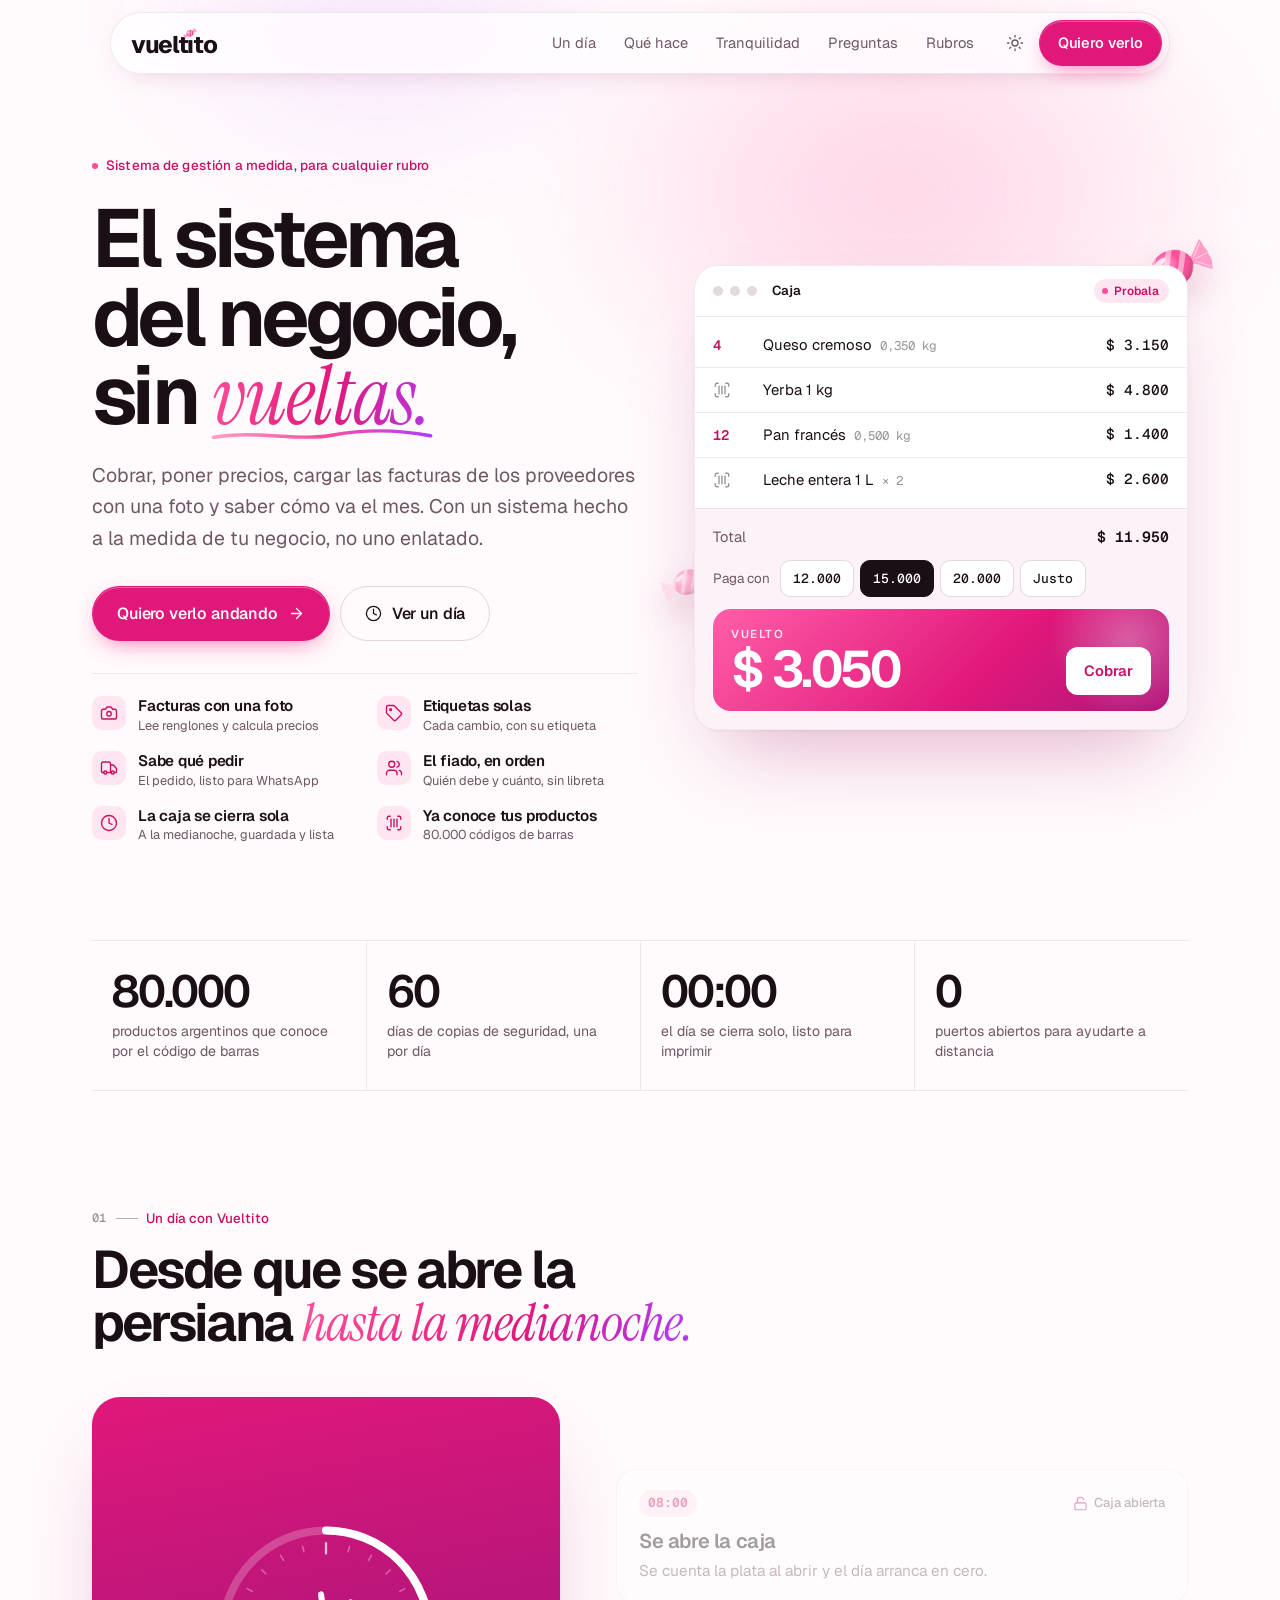
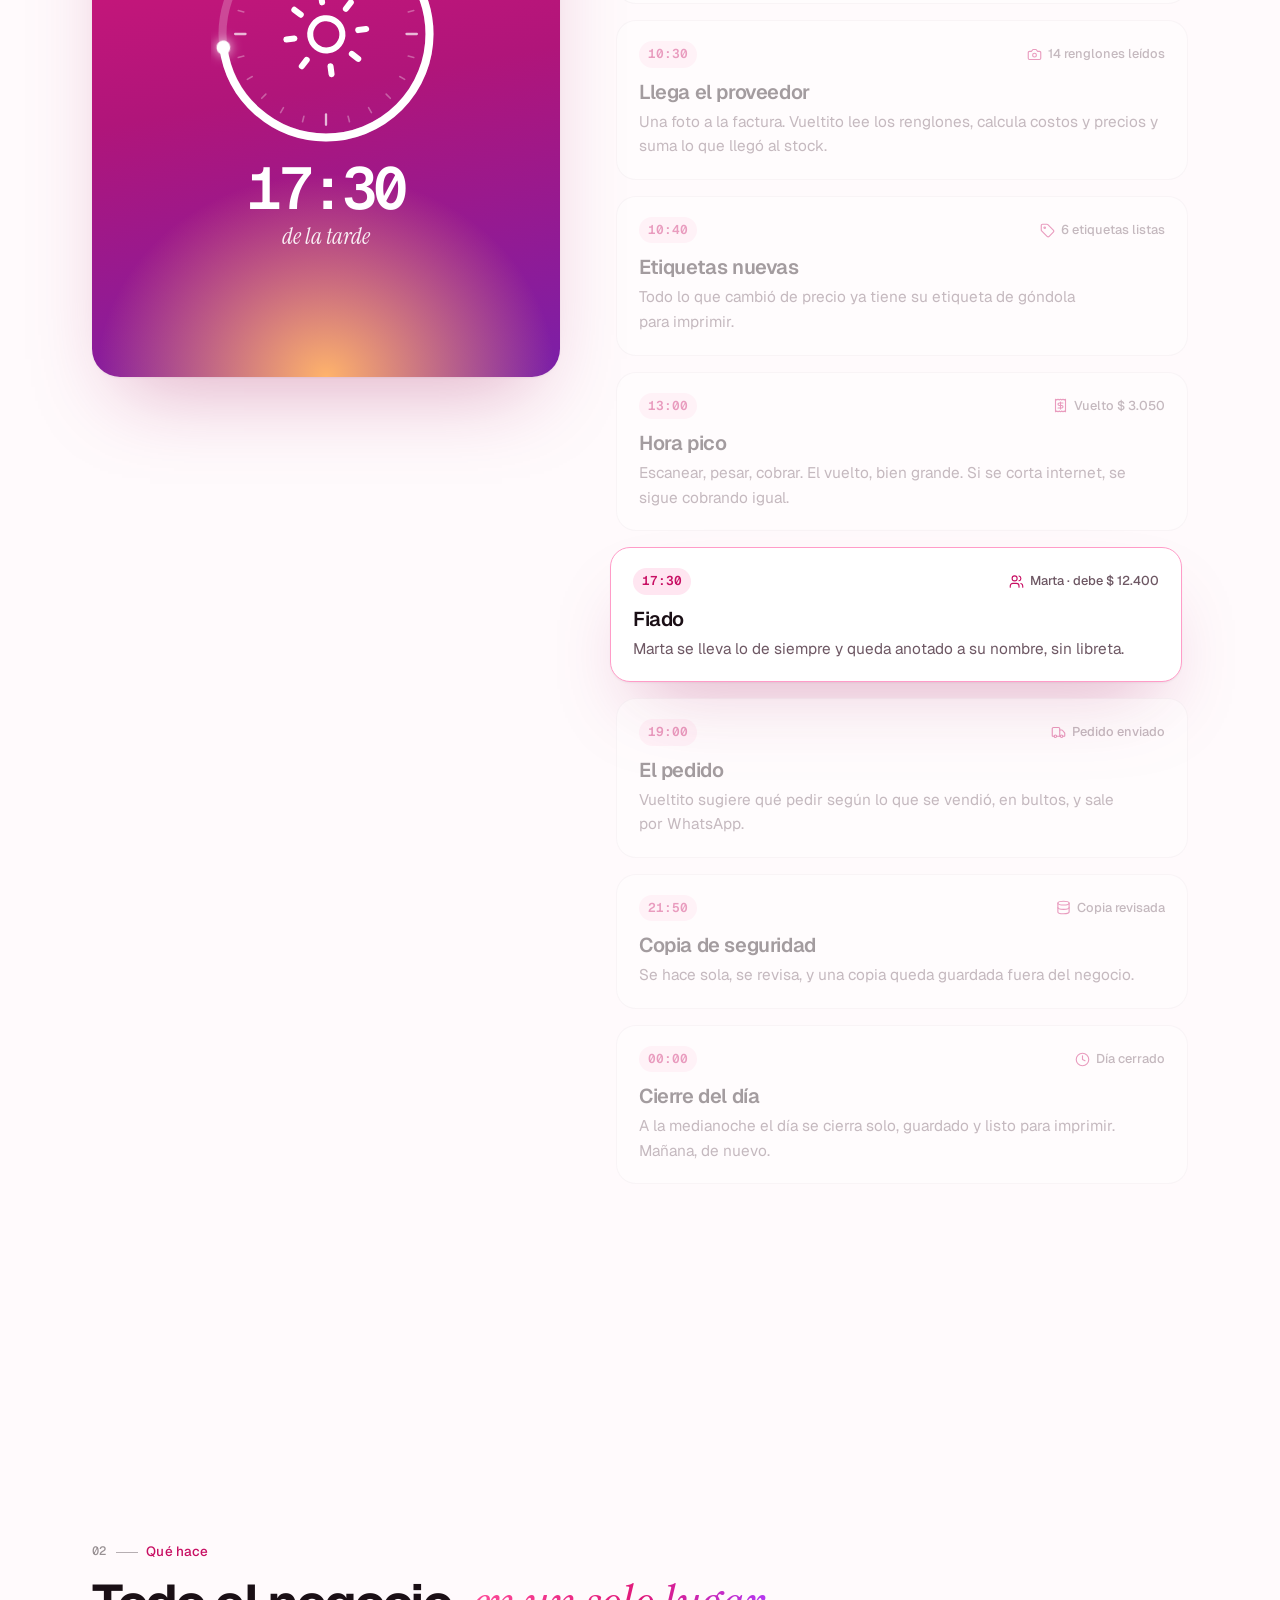
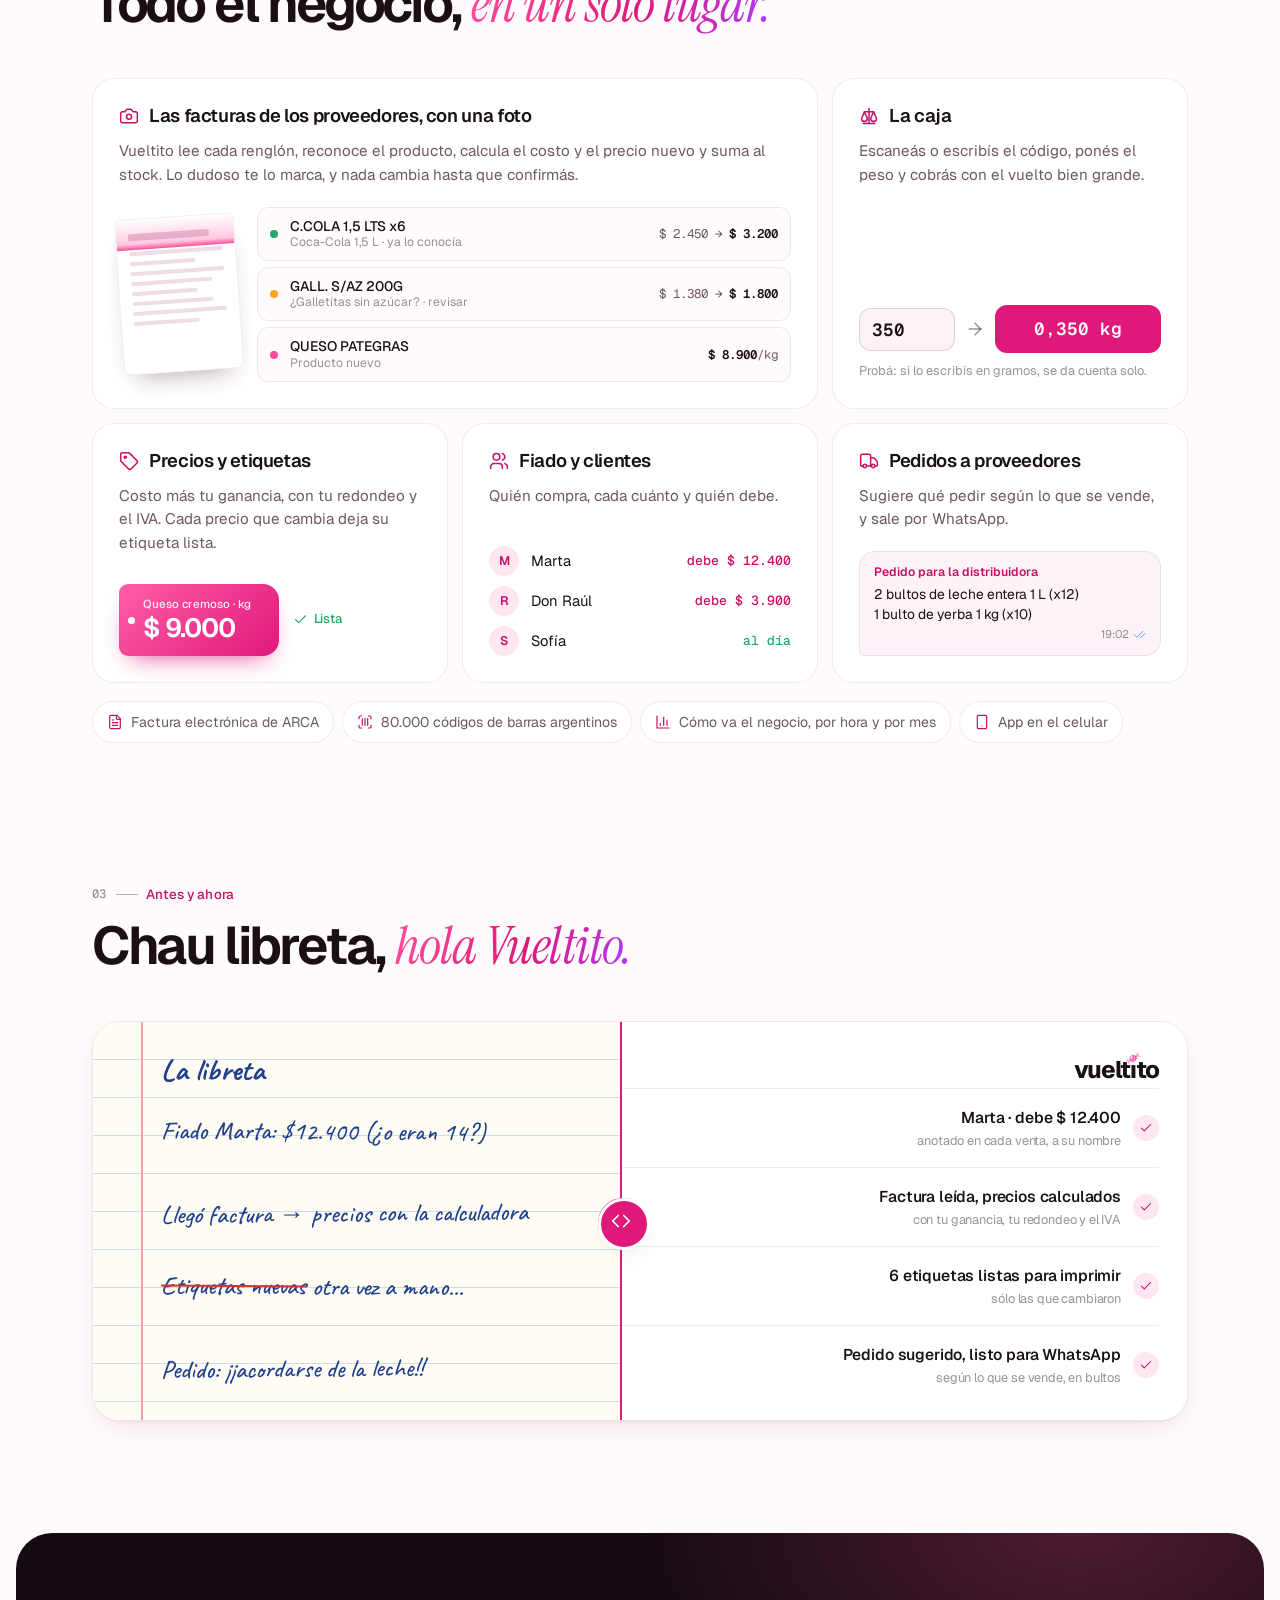
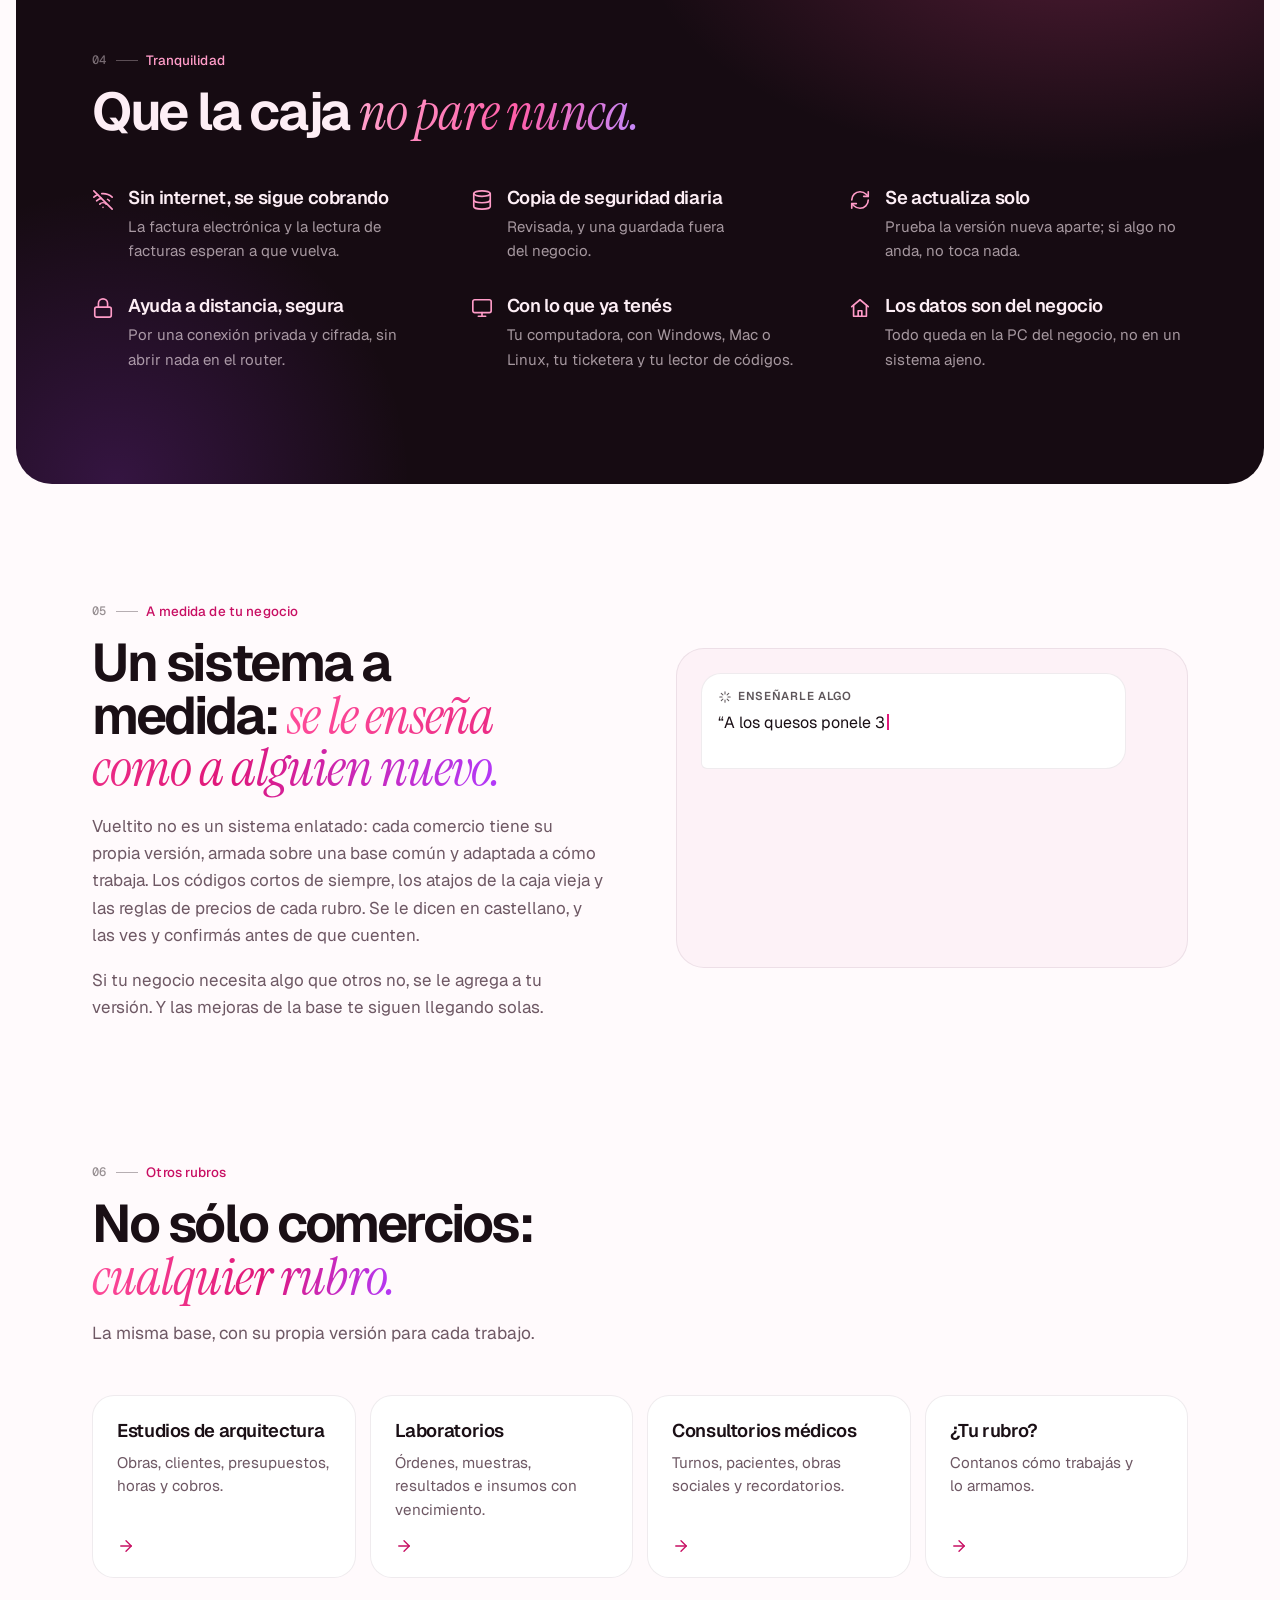
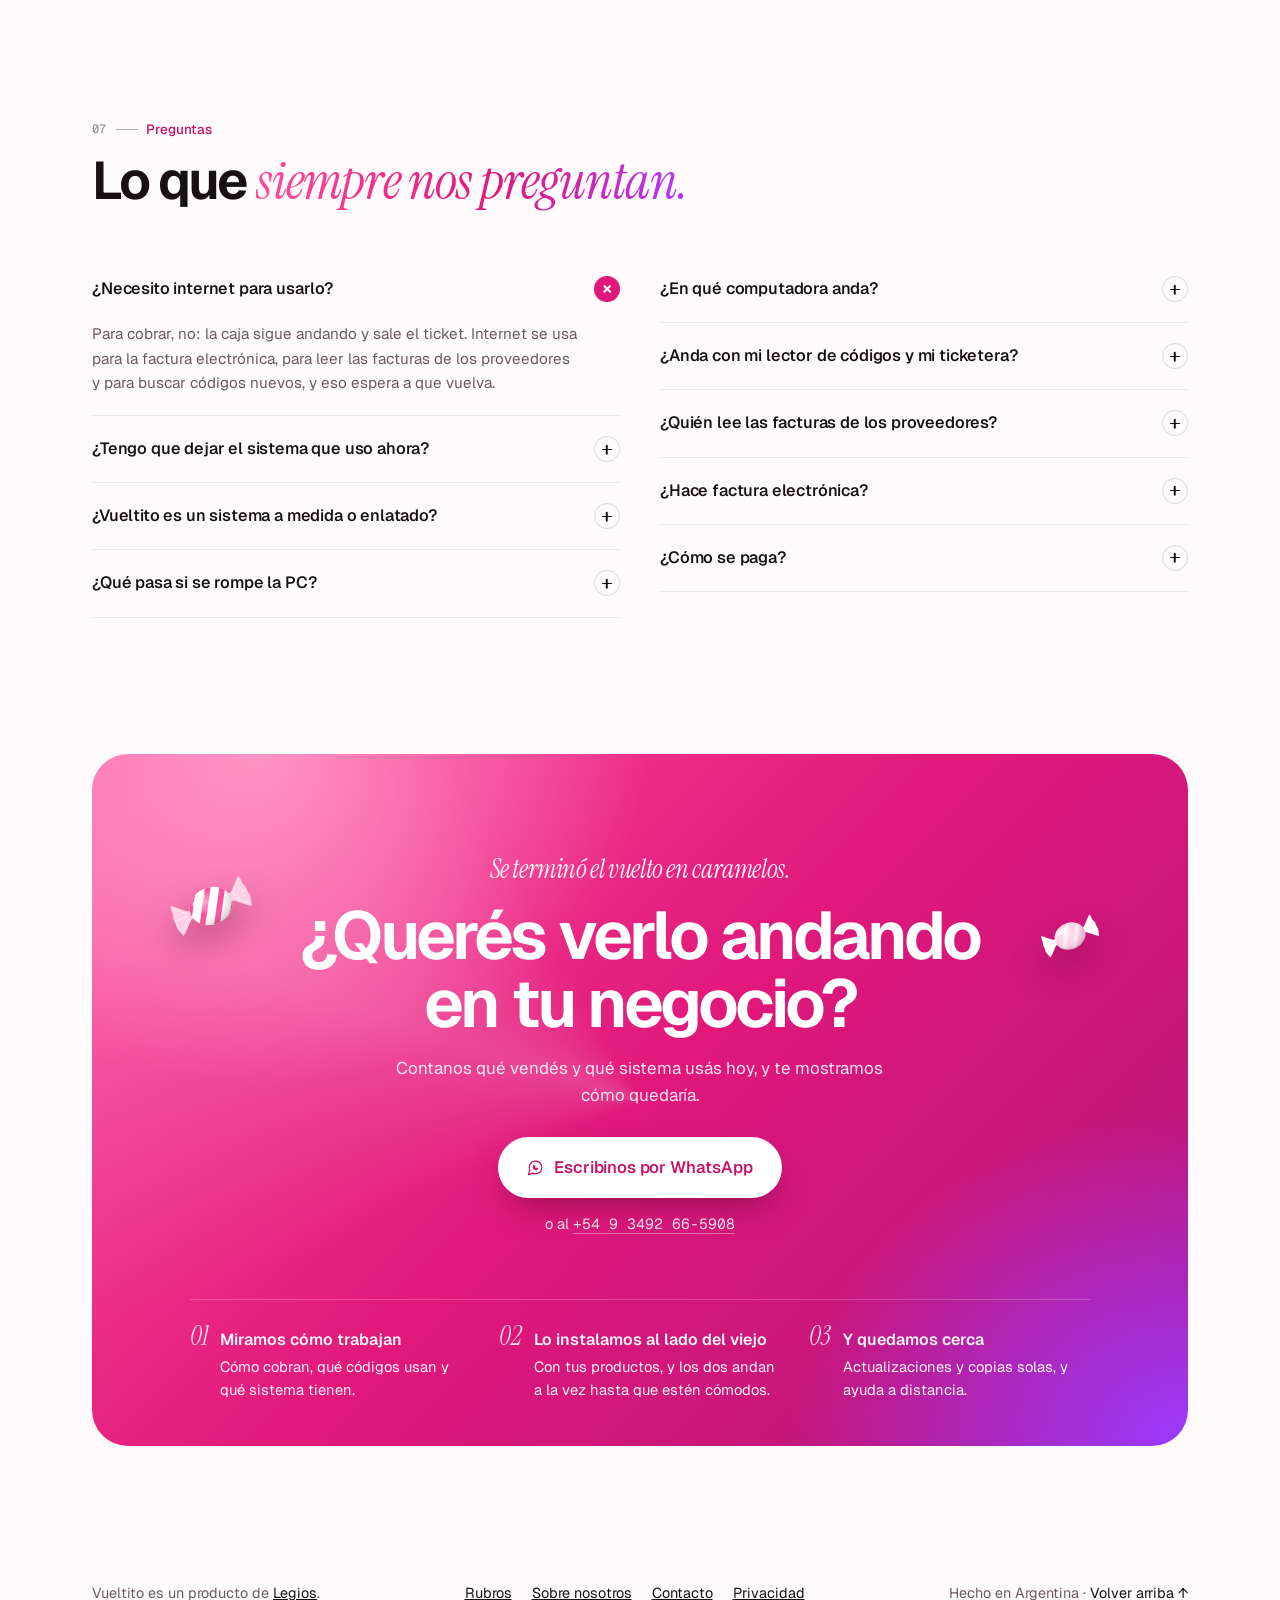
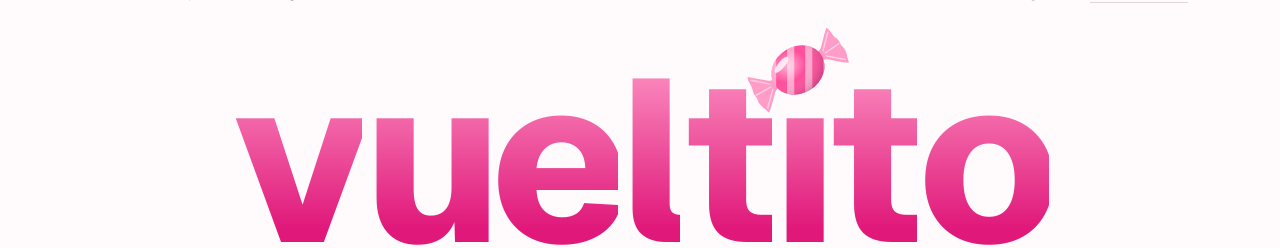
<file: index.html>
<!doctype html>
<html lang="es-AR">
<head>
<meta charset="utf-8">
<meta name="viewport" content="width=device-width, initial-scale=1, viewport-fit=cover">
<title>Vueltito · Sistema de gestión a medida para comercios y cualquier rubro</title>
<meta name="description" content="Sistema de gestión a medida para comercios y cualquier rubro en Argentina: caja, precios y etiquetas, facturas de proveedores con una foto, fiado, pedidos y factura electrónica de ARCA. Cada negocio tiene su propia versión. Anda en Windows, Mac o Linux.">
<meta name="keywords" content="sistema de gestión a medida, software a medida, sistema para comercios, sistema para almacén, sistema para consultorios, sistema para laboratorios, sistema para estudios de arquitectura, factura electrónica ARCA">
<link rel="alternate" type="text/markdown" href="https://vueltito.legios.com.ar/index.md">
<meta name="robots" content="index, follow, max-image-preview:large, max-snippet:-1">
<link rel="canonical" href="https://vueltito.legios.com.ar/">
<link rel="icon" href="favicon.svg" type="image/svg+xml">
<link rel="icon" href="favicon.ico" sizes="48x48">
<link rel="apple-touch-icon" href="marca/png/apple-touch-icon.png">
<link rel="manifest" href="site.webmanifest">
<meta property="og:title" content="Vueltito · Sistema de gestión a medida para comercios y cualquier rubro">
<meta property="og:site_name" content="Vueltito">
<meta property="og:description" content="El sistema del negocio, sin vueltas y a medida: cobrar, poner precios y cargar las facturas de los proveedores con una foto.">
<meta property="og:image:alt" content="Vueltito, el sistema del negocio, sin vueltas">
<meta property="og:type" content="website">
<meta property="og:url" content="https://vueltito.legios.com.ar/">
<meta property="og:image" content="https://vueltito.legios.com.ar/marca/png/og-1200x630.png">
<meta property="og:image:width" content="1200">
<meta property="og:image:height" content="630">
<meta property="og:locale" content="es_AR">
<meta name="twitter:card" content="summary_large_image">
<meta name="theme-color" content="#fffafc">
<link rel="preconnect" href="https://fonts.googleapis.com">
<link rel="preconnect" href="https://fonts.gstatic.com" crossorigin>
<link href="https://fonts.googleapis.com/css2?family=Caveat:wght@500;700&family=Geist:wght@400..800&family=Geist+Mono:wght@400;500;600&family=Instrument+Serif:ital@0;1&display=swap" rel="stylesheet">
<script>
  // Pages no puede emitir el certificado detrás del proxy de Cloudflare, así que no fuerza HTTPS: lo hace la página,
  // sólo en el dominio propio y sin tocar la configuración de toda la zona.
  if(location.protocol==='http:'&&location.hostname==='vueltito.legios.com.ar')location.replace('https://'+location.host+location.pathname+location.search+location.hash);
  // El tema elegido a mano gana sobre el del sistema; sin almacenamiento, manda el sistema.
  (function(){var d=document.documentElement;d.classList.add('js');try{var t=localStorage.getItem('vueltito-tema');if(t==='claro'||t==='oscuro')d.dataset.tema=t}catch(e){}})();
</script>
<style>
/* ======================================================================
   Rosa y neutros, nada más. El rosa fuerte (#e0187a) es el único que lleva
   texto blanco encima (4.6:1) y el más oscuro es para texto rosa sobre el
   fondo claro (5.4:1). El modo oscuro se escribe dos veces a propósito: una
   para quien lo pide el sistema y otra para quien lo elige con el botón.
   ====================================================================== */
:root{
  --fondo:#fffafc; --sup:#ffffff; --sup2:#fdf2f7;
  --borde:rgba(60,10,40,.08); --borde2:rgba(60,10,40,.15);
  --texto:#1a0f15; --medio:#6e5864; --tenue:rgba(26,15,21,.45);
  --rosa:#e0187a; --sobre-rosa:#ffffff; --rosa-texto:#c80f63;
  --rosa-viva:#ff4d9a; --chicle:#ff9cc8; --rosa-suave:#ffe6f1;
  --vidrio:rgba(255,255,255,.72);
  --sombra:0 1px 2px rgba(60,10,40,.05), 0 10px 30px -14px rgba(120,20,70,.2);
  --sombra-alta:0 1px 2px rgba(60,10,40,.05), 0 40px 80px -30px rgba(160,20,90,.34);
  --oscuro:#160b12; --sobre-oscuro:#fdeef5; --oscuro-medio:rgba(253,238,245,.62);
  --em:linear-gradient(100deg,#ff4d9a,#e0187a 55%,#b03bff);
  --em-anim:linear-gradient(100deg,#ff4d9a,#e0187a 25%,#b03bff 50%,#e0187a 75%,#ff4d9a);
  --papel:#fffdf3; --pauta:#cfdcf0; --margen:#f0a0a0; --birome:#1f3f8f;
  --verde:#1fa866;
  --radio:22px; --ancho:1160px;
  --serif:"Instrument Serif",Georgia,serif;
  --mono:"Geist Mono",ui-monospace,Menlo,Consolas,monospace;
  --mano:"Caveat","Comic Sans MS",cursive;
  color-scheme:light;
}
:root[data-tema="oscuro"]{
  --fondo:#110a0e; --sup:#1a1016; --sup2:#21141c;
  --borde:rgba(255,220,235,.08); --borde2:rgba(255,220,235,.16);
  --texto:#fbeef4; --medio:rgba(251,238,244,.66); --tenue:rgba(251,238,244,.42);
  --rosa:#ff5ea8; --sobre-rosa:#1a0f15; --rosa-texto:#ff7ab8; --rosa-suave:rgba(255,94,168,.13);
  --vidrio:rgba(26,16,22,.72);
  --sombra:0 1px 2px rgba(0,0,0,.4), 0 10px 30px -14px rgba(0,0,0,.7);
  --sombra-alta:0 1px 2px rgba(0,0,0,.4), 0 40px 80px -30px rgba(255,60,150,.22);
  --oscuro:#0a0508;
  --em:linear-gradient(100deg,#ffa3cc,#ff5ea8 55%,#c08bff); --em-anim:linear-gradient(100deg,#ffa3cc,#ff5ea8 25%,#c08bff 50%,#ff5ea8 75%,#ffa3cc);
  --papel:#f4ecdc; --verde:#4fd69c;
  color-scheme:dark;
}
@media (prefers-color-scheme:dark){
  :root:not([data-tema="claro"]){
    --fondo:#110a0e; --sup:#1a1016; --sup2:#21141c;
    --borde:rgba(255,220,235,.08); --borde2:rgba(255,220,235,.16);
    --texto:#fbeef4; --medio:rgba(251,238,244,.66); --tenue:rgba(251,238,244,.42);
    --rosa:#ff5ea8; --sobre-rosa:#1a0f15; --rosa-texto:#ff7ab8; --rosa-suave:rgba(255,94,168,.13);
    --vidrio:rgba(26,16,22,.72);
    --sombra:0 1px 2px rgba(0,0,0,.4), 0 10px 30px -14px rgba(0,0,0,.7);
    --sombra-alta:0 1px 2px rgba(0,0,0,.4), 0 40px 80px -30px rgba(255,60,150,.22);
    --oscuro:#0a0508;
    --em:linear-gradient(100deg,#ffa3cc,#ff5ea8 55%,#c08bff); --em-anim:linear-gradient(100deg,#ffa3cc,#ff5ea8 25%,#c08bff 50%,#ff5ea8 75%,#ffa3cc);
    --papel:#f4ecdc; --verde:#4fd69c;
    color-scheme:dark;
  }
}

/* ---------- base ---------- */
*{box-sizing:border-box}
html{scroll-behavior:smooth;scrollbar-color:var(--chicle) transparent;accent-color:var(--rosa)}
body{margin:0;background:var(--fondo);color:var(--texto);
  font:400 17px/1.6 Geist,system-ui,-apple-system,"Segoe UI",sans-serif;
  -webkit-font-smoothing:antialiased;overflow-x:hidden;overflow-x:clip;transition:background .4s,color .4s}
::selection{background:var(--rosa-viva);color:#fff}
a{color:inherit}
svg{display:block}
p{margin:0;text-wrap:pretty}
button{font:inherit;color:inherit}
.env{max-width:var(--ancho);margin:0 auto;padding:0 20px}
@media (min-width:720px){.env{padding:0 32px}}
h1,h2,h3{margin:0;font-weight:650;letter-spacing:-.04em;line-height:1;text-wrap:balance}
h1{font-size:clamp(2.9rem,6.4vw,5.6rem);letter-spacing:-.055em;line-height:.96}
h2{font-size:clamp(2rem,4.2vw,3.3rem);letter-spacing:-.045em}
h3{font-size:1.15rem;letter-spacing:-.02em;line-height:1.2;font-weight:600}
em,.serif{font-family:var(--serif);font-style:italic;font-weight:400;letter-spacing:-.015em}
h1 em,h2 em{background:var(--em);-webkit-background-clip:text;background-clip:text;color:transparent;padding-right:.06em}
.ico{width:20px;height:20px;fill:none;stroke:currentColor;stroke-width:1.8;stroke-linecap:round;stroke-linejoin:round;flex:none}
.etiqueta{display:inline-flex;align-items:center;gap:8px;font-size:.84rem;font-weight:500;color:var(--rosa-texto);letter-spacing:.01em}
.etiqueta::before{content:"";width:6px;height:6px;border-radius:50%;background:var(--rosa-viva)}

.progreso{position:fixed;z-index:60;top:0;left:0;right:0;height:2px;transform-origin:0 50%;transform:scaleX(0);background:linear-gradient(90deg,#ff9cc8,#ff4d9a,#b03bff)}
@supports (animation-timeline:scroll()){.progreso{animation:avanza linear both;animation-timeline:scroll(root)}}
@keyframes avanza{to{transform:scaleX(1)}}

/* ---------- marca: el punto de la i es un caramelo ---------- */
.palabra{display:inline-flex;align-items:baseline;font-weight:750;letter-spacing:-.055em;line-height:1}
.palabra .i{position:relative;display:inline-block}
.palabra .i svg{position:absolute;left:50%;bottom:70%;width:.6em;height:.6em;transform:translateX(-50%) rotate(-8deg);transition:transform .6s cubic-bezier(.2,.8,.2,1.6)}
.marca:hover .palabra .i svg{transform:translateX(-50%) translateY(-.1em) rotate(190deg)}

/* ---------- botones ---------- */
.boton{position:relative;display:inline-flex;align-items:center;justify-content:center;gap:10px;padding:14px 24px;border-radius:999px;cursor:pointer;
  font-weight:550;font-size:1rem;text-decoration:none;letter-spacing:-.01em;border:1px solid transparent;background:none;
  transition:transform .2s cubic-bezier(.2,.8,.2,1), box-shadow .2s, background .2s, border-color .2s}
.boton.rosa{background:var(--rosa);color:var(--sobre-rosa);box-shadow:inset 0 1px 0 rgba(255,255,255,.3), 0 8px 24px -10px var(--rosa-viva)}
.boton.rosa:hover{transform:translateY(-1px);box-shadow:inset 0 1px 0 rgba(255,255,255,.3), 0 14px 32px -12px var(--rosa-viva)}
.boton.linea{border-color:var(--borde2);color:var(--texto)}
.boton.linea:hover{border-color:var(--texto)}
.boton .ico{width:17px;height:17px;transition:transform .2s}
.boton:hover .ico{transform:translateX(3px)}
a:focus-visible,button:focus-visible,summary:focus-visible,input:focus-visible{outline:2px solid var(--rosa-viva);outline-offset:3px}

/* ---------- barra ---------- */
.barra{position:fixed;z-index:50;top:12px;left:12px;right:12px;margin:0 auto;max-width:1060px;
  display:flex;align-items:center;gap:4px;padding:7px 7px 7px 20px;border-radius:999px;
  background:var(--vidrio);border:1px solid var(--borde);box-shadow:0 8px 30px -18px rgba(120,20,70,.35);
  backdrop-filter:blur(18px) saturate(1.6);-webkit-backdrop-filter:blur(18px) saturate(1.6)}
.marca{display:flex;align-items:center;text-decoration:none;font-size:1.5rem;padding-top:4px}
.menu{display:none;gap:2px;margin-left:auto;font-size:.92rem}
.menu a{text-decoration:none;color:var(--medio);padding:8px 13px;border-radius:999px;transition:background .2s,color .2s}
.menu a:hover{background:var(--rosa-suave);color:var(--texto)}
@media (min-width:960px){.menu{display:flex}}
.tema{display:grid;place-items:center;width:40px;height:40px;margin-left:auto;border-radius:50%;border:0;background:transparent;cursor:pointer;color:var(--medio);transition:background .2s,color .2s}
.tema:hover{background:var(--rosa-suave);color:var(--texto)}
@media (min-width:960px){.tema{margin-left:4px}}
.tema .ico{width:18px;height:18px}
.tema .luna{display:none}
:root[data-tema="oscuro"] .tema .sol{display:none}:root[data-tema="oscuro"] .tema .luna{display:block}
@media (prefers-color-scheme:dark){:root:not([data-tema="claro"]) .tema .sol{display:none}:root:not([data-tema="claro"]) .tema .luna{display:block}}
.barra .boton{padding:10px 18px;font-size:.92rem}

/* ---------- portada: el título a la izquierda, la caja a la derecha ---------- */
.portada{position:relative;padding:128px 0 72px;isolation:isolate;overflow-x:clip}
@media (min-width:1000px){.portada{padding:150px 0 96px;min-height:min(100vh,920px);display:flex;align-items:center}}
.portada::before{content:"";position:absolute;z-index:-1;left:50%;top:-260px;width:1300px;height:900px;margin-left:-650px;filter:blur(40px);
  background:radial-gradient(40% 40% at 70% 50%,rgba(255,77,154,.22),transparent 70%),radial-gradient(30% 30% at 30% 30%,rgba(176,59,255,.1),transparent 70%)}
.portada .env{display:grid;gap:40px;align-items:center;width:100%}
@media (min-width:1000px){.portada .env{grid-template-columns:1.05fr .95fr;grid-template-areas:"texto caja" "puntos caja";gap:0 56px}
  .texto-portada{grid-area:texto;align-self:end}.portada .escena{grid-area:caja}.portada .principios{grid-area:puntos;align-self:start}}
.portada h1{margin-top:22px}
.bajada{margin-top:24px;max-width:30em;font-size:clamp(1.08rem,1.6vw,1.22rem);color:var(--medio)}
.acciones{display:flex;flex-wrap:wrap;gap:10px;margin-top:32px}
/* Cuatro promesas para quien atiende: un título corto que se lee de un
   vistazo y, abajo, qué quiere decir en concreto. */
.principios{list-style:none;margin:32px 0 0;padding:22px 0 0;border-top:1px solid var(--borde);display:grid;grid-template-columns:1fr 1fr;gap:16px 24px}
@media (max-width:480px){.principios{grid-template-columns:1fr;gap:16px}}
.principios li{display:grid;grid-template-columns:auto 1fr;gap:12px;align-items:start}
.principios .ficha-ico{display:grid;place-items:center;width:34px;height:34px;border-radius:10px;background:var(--rosa-suave);color:var(--rosa-texto);transition:transform .3s cubic-bezier(.2,.8,.2,1.6)}
.principios li:hover .ficha-ico{transform:rotate(-8deg) scale(1.06)}
.principios .ico{width:18px;height:18px}
.principios b{display:block;font-size:.95rem;font-weight:600;letter-spacing:-.015em;line-height:1.3}
.principios small{display:block;margin-top:1px;font-size:.8rem;color:var(--medio);line-height:1.4}

/* caramelos de fondo, sólo dos */
.dulce{position:absolute;z-index:-1;filter:drop-shadow(0 16px 16px rgba(160,20,90,.2));animation:flotar 8s ease-in-out infinite;pointer-events:none}
@keyframes flotar{0%,100%{transform:translateY(0) rotate(var(--g,0deg))}50%{transform:translateY(-12px) rotate(calc(var(--g,0deg) + 6deg))}}

/* la caja que se puede usar */
.escena{position:relative;perspective:1600px}
.escena .dulce.d1{right:-26px;top:-38px;width:84px;height:84px;--g:18deg}
.escena .dulce.d2{left:-34px;bottom:120px;width:56px;height:56px;--g:-24deg;animation-delay:-3s;--c-cuerpo:#ffb3d4;--c-env:#ffe0ee}
@media (max-width:999px){.escena .dulce.d1{right:-8px;top:-30px;width:60px;height:60px}.escena .dulce.d2{display:none}}
.ventana{position:relative;z-index:2;background:var(--sup);border:1px solid var(--borde);border-radius:24px;box-shadow:var(--sombra-alta);overflow:hidden;
  transform:rotateX(var(--rx,0deg)) rotateY(var(--ry,0deg));transition:transform .5s cubic-bezier(.2,.8,.2,1)}
.ventana-barra{display:flex;align-items:center;gap:7px;padding:13px 18px;border-bottom:1px solid var(--borde);font-size:.82rem;color:var(--medio)}
.ventana-barra i{width:10px;height:10px;border-radius:50%;background:var(--borde2)}
.ventana-barra b{margin-left:8px;color:var(--texto);font-weight:600}
.ventana-barra span{margin-left:auto;font-family:var(--mono);font-size:.74rem;color:var(--tenue)}
.items{padding:6px 0}
.item{display:grid;grid-template-columns:40px 1fr auto;gap:10px;align-items:center;padding:10px 18px;font-size:.93rem}
.item+.item{border-top:1px solid var(--borde)}
.item .cod{font-family:var(--mono);font-weight:600;font-size:.86rem;color:var(--rosa-texto)}
.item .cod svg{width:18px;height:18px;color:var(--tenue)}
.item .det{color:var(--tenue);font-family:var(--mono);font-size:.78rem;margin-left:8px}
.item .imp{font-family:var(--mono);font-weight:500;font-size:.9rem}
.cobro{padding:16px 18px 18px;border-top:1px solid var(--borde);background:var(--sup2);display:grid;gap:12px}
.paga-con{display:flex;align-items:center;gap:6px;flex-wrap:wrap}
.paga-con span{font-size:.84rem;color:var(--medio);margin-right:4px}
.billete{padding:7px 12px;border-radius:10px;border:1px solid var(--borde2);background:var(--sup);cursor:pointer;font-family:var(--mono);font-weight:500;font-size:.82rem;transition:background .2s,border-color .2s,color .2s}
.billete:hover{border-color:var(--rosa-viva)}
.billete[aria-pressed="true"]{background:var(--texto);color:var(--fondo);border-color:var(--texto)}
@media (max-width:520px){.paga-con{display:grid;grid-template-columns:repeat(4,1fr)}.paga-con span{grid-column:1/-1}}
.totales{display:flex;justify-content:space-between;font-size:.92rem;color:var(--medio)}
.totales b{font-family:var(--mono);font-weight:600;color:var(--texto)}
.vuelto{position:relative;display:flex;align-items:flex-end;justify-content:space-between;gap:12px;padding:16px 18px;border-radius:18px;color:#fff;overflow:hidden;background:linear-gradient(135deg,#ff5ea8,#e0187a 60%,#b0157a)}
.vuelto::after{content:"";position:absolute;right:-40px;top:-50px;width:160px;height:160px;border-radius:50%;background:radial-gradient(circle,rgba(255,255,255,.3),transparent 70%);pointer-events:none}
.vuelto span{display:block;font-size:.72rem;font-weight:600;letter-spacing:.14em;text-transform:uppercase;opacity:.85}
.vuelto strong{display:block;font-size:clamp(2.4rem,4.6vw,3.2rem);font-weight:650;letter-spacing:-.05em;line-height:1;font-variant-numeric:tabular-nums}
.vuelto.salta strong{animation:salto .45s cubic-bezier(.2,.8,.2,1.5)}
@keyframes salto{40%{transform:scale(1.06)}}
.tecla{position:relative;z-index:1;flex:none;padding:12px 18px;border-radius:12px;font-weight:600;font-size:.92rem;background:#fff;color:#c80f63;border:0;cursor:pointer;transition:transform .15s}
.tecla:hover{transform:translateY(-1px)}
.tecla:active{transform:scale(.97)}
.tecla.hecho{background:var(--verde);color:#fff}

/* el ticket sale por debajo */
.ticket{position:absolute;z-index:1;right:12%;top:calc(100% - 70px);width:230px;padding:28px 18px 20px;background:#fff;color:#2a241d;
  font-family:var(--mono);font-size:.74rem;line-height:1.55;box-shadow:0 20px 40px -20px rgba(60,10,40,.45);
  transform:translateY(-100%);transition:transform .9s cubic-bezier(.2,.8,.2,1);pointer-events:none}
.ticket::after{content:"";position:absolute;left:0;right:0;bottom:-9px;height:10px;
  background:linear-gradient(-45deg,transparent 7px,#fff 0) 0 0/14px 10px repeat-x,linear-gradient(45deg,transparent 7px,#fff 0) 0 0/14px 10px repeat-x}
.escena.impreso .ticket{transform:translateY(0) rotate(2deg)}
.ticket .t-cab{text-align:center;font-weight:600;letter-spacing:.06em}
.ticket .t-cab svg{width:24px;height:24px;margin:0 auto 4px}
.ticket hr{border:0;border-top:1.5px dashed rgba(42,36,29,.3);margin:10px 0}
.ticket .t-l{display:flex;justify-content:space-between;gap:10px}
.ticket .t-v{margin-top:8px;padding:8px;border:1.5px solid #2a241d;border-radius:6px;text-align:center;font-size:.7rem;letter-spacing:.12em;font-weight:600}
.ticket .t-v b{display:block;font-family:Geist,sans-serif;font-size:1.8rem;letter-spacing:-.04em;color:#e0187a;line-height:1.1}
.vivo{position:absolute;width:1px;height:1px;overflow:hidden;clip:rect(0 0 0 0);white-space:nowrap}
.dulce-vuela{position:fixed;z-index:90;pointer-events:none;left:0;top:0}

/* ---------- cifras: una línea ---------- */
.cifras{display:grid;grid-template-columns:repeat(2,1fr);border-block:1px solid var(--borde)}
@media (min-width:900px){.cifras{grid-template-columns:repeat(4,1fr)}}
.cifra{padding:28px 20px}
.cifra+.cifra{border-left:1px solid var(--borde)}
@media (max-width:899px){.cifra:nth-child(3){border-left:0}.cifra:nth-child(n+3){border-top:1px solid var(--borde)}}
.cifra b{display:block;font-size:clamp(2rem,3.6vw,2.8rem);font-weight:600;letter-spacing:-.05em;line-height:1;font-variant-numeric:tabular-nums}
.cifra span{display:block;margin-top:8px;color:var(--medio);font-size:.88rem;line-height:1.4}

/* ---------- secciones ---------- */
section{scroll-margin-top:90px}
.bloque{padding:112px 0}
@media (max-width:719px){.bloque{padding:68px 0}}
.titulo{max-width:44rem;margin-bottom:48px}
.titulo h2{margin-top:14px}
.titulo p{margin-top:16px;color:var(--medio);font-size:1.08rem;max-width:34em}
.titulo.centro{text-align:center;margin-left:auto;margin-right:auto}

/* ---------- un día con Vueltito ---------- */
.dia{display:grid;gap:20px;align-items:start}
@media (min-width:960px){.dia{grid-template-columns:.9fr 1.1fr;gap:56px}}
.reloj{position:sticky;top:80px;z-index:5;border-radius:28px;overflow:hidden;isolation:isolate;color:#fff;box-shadow:var(--sombra-alta);
  display:flex;align-items:center;gap:16px;padding:14px 18px}
@media (min-width:960px){.reloj{top:100px;height:min(70vh,580px);flex-direction:column;justify-content:center;gap:10px;padding:32px;text-align:center}}
.cielo{position:absolute;inset:0;z-index:-1;opacity:0;transition:opacity 1s ease}
.cielo.activo{opacity:1}
.cielo.manana{background:radial-gradient(70% 60% at 30% 20%,#ffe1a8,transparent 70%),linear-gradient(160deg,#ffb4cf,#ff6fa8 60%,#ff4d9a)}
.cielo.mediodia{background:radial-gradient(60% 50% at 70% 15%,#fff3b0,transparent 70%),linear-gradient(170deg,#ff9cc8,#ff4d9a 55%,#e0187a)}
.cielo.tarde{background:radial-gradient(70% 50% at 50% 100%,#ffb36b,transparent 70%),linear-gradient(170deg,#e0187a,#b0157a 50%,#7a1fa8)}
.cielo.noche{background:radial-gradient(1.5px 1.5px at 20% 30%,#fff,transparent),radial-gradient(1.5px 1.5px at 70% 20%,#fff,transparent),radial-gradient(1px 1px at 40% 70%,#fff,transparent),radial-gradient(1.5px 1.5px at 85% 60%,#fff,transparent),radial-gradient(1px 1px at 12% 80%,#fff,transparent),radial-gradient(1px 1px at 55% 40%,#fff,transparent),linear-gradient(170deg,#3b0f4f,#1a0a26 60%,#0d0612)}
.astro{position:relative;width:56px;height:56px;flex:none}
@media (min-width:960px){.astro{width:230px;height:230px}}
.astro svg.anillo{width:100%;height:100%;transform:rotate(-90deg)}
.astro .pista{fill:none;stroke:rgba(255,255,255,.22);stroke-width:7}
.astro .hecho{fill:none;stroke:#fff;stroke-width:7;stroke-linecap:round;stroke-dasharray:565.5;stroke-dashoffset:565.5;transition:stroke-dashoffset 1s cubic-bezier(.2,.8,.2,1)}
.astro .sol-luna{position:absolute;inset:0;display:grid;place-items:center}
.astro .sol-luna svg{width:42%;height:42%;transition:transform .8s cubic-bezier(.2,.8,.2,1.4)}
.hora{font-family:var(--mono);font-weight:600;font-size:clamp(2rem,4.6vw,4.4rem);letter-spacing:-.06em;line-height:1;font-variant-numeric:tabular-nums}
.momento-del-dia{font-family:var(--serif);font-style:italic;font-size:clamp(1.05rem,1.8vw,1.5rem);opacity:.92}
@media (min-width:960px){.reloj .textos{text-align:center}}
.pasos-dia{list-style:none;margin:0;padding:0;display:grid;gap:12px}
@media (min-width:960px){.pasos-dia{gap:16px;padding:8vh 0 24vh}}
.paso-dia{padding:20px 22px;border-radius:20px;background:var(--sup);border:1px solid var(--borde);transition:transform .5s cubic-bezier(.2,.8,.2,1), box-shadow .5s, border-color .5s, opacity .5s}
@media (min-width:960px){.paso-dia{opacity:.4}.paso-dia.actual{opacity:1;transform:translateX(-6px);box-shadow:var(--sombra-alta);border-color:var(--chicle)}}
.paso-dia .arriba{display:flex;align-items:center;justify-content:space-between;gap:12px}
.paso-dia time{font-family:var(--mono);font-weight:600;font-size:.8rem;padding:3px 9px;border-radius:999px;background:var(--rosa-suave);color:var(--rosa-texto)}
.ficha{display:inline-flex;align-items:center;gap:6px;font-size:.8rem;font-weight:500;color:var(--medio)}
.ficha .ico{width:15px;height:15px;color:var(--rosa-texto)}
.paso-dia h3{margin-top:12px;font-size:1.25rem}
.paso-dia p{margin-top:6px;color:var(--medio);font-size:.96rem}

/* ---------- qué hace ---------- */
.bento{display:grid;gap:14px}
@media (min-width:720px){.bento{grid-template-columns:repeat(2,1fr)}}
@media (min-width:1040px){.bento{grid-template-columns:repeat(3,1fr)}}
.baldosa{position:relative;display:flex;flex-direction:column;gap:12px;padding:26px;border-radius:var(--radio);background:var(--sup);border:1px solid var(--borde);overflow:hidden;isolation:isolate;transition:border-color .3s, box-shadow .3s}
.baldosa::after{content:"";position:absolute;inset:0;z-index:-1;opacity:0;transition:opacity .3s;background:radial-gradient(320px circle at var(--mx,50%) var(--my,50%),rgba(255,77,154,.1),transparent 60%)}
.baldosa:hover{border-color:var(--borde2);box-shadow:var(--sombra)}
.baldosa:hover::after{opacity:1}
.baldosa h3{display:flex;align-items:center;gap:10px}
.baldosa h3 .ico{color:var(--rosa-texto)}
.baldosa > p{color:var(--medio);font-size:.95rem;line-height:1.55}
.baldosa .escenario{margin-top:auto;padding-top:8px}
@media (min-width:1040px){.b-fotos{grid-column:span 2}}

.lectura{display:grid;gap:18px;align-items:center}
@media (min-width:560px){.lectura{grid-template-columns:120px 1fr}}
.papel{position:relative;justify-self:center;width:120px;height:156px;padding:14px 12px;background:#fff;border-radius:6px;transform:rotate(-4deg);overflow:hidden;
  box-shadow:0 14px 26px -14px rgba(60,10,40,.4);border:1px solid rgba(60,10,40,.06);display:flex;flex-direction:column;gap:6px}
.papel i{display:block;height:4px;border-radius:2px;background:#eedde6}
.papel i.c{width:55%;height:7px;background:#e0cad6;margin-bottom:5px}
.papel i:nth-child(odd){width:86%}.papel i:nth-child(3n){width:70%}
.papel::after{content:"";position:absolute;left:0;right:0;top:0;height:30px;background:linear-gradient(180deg,transparent,rgba(255,77,154,.3) 80%,#ff4d9a);animation:escaneo 2.8s ease-in-out infinite}
@keyframes escaneo{0%{transform:translateY(-36px)}55%,100%{transform:translateY(160px)}}
.renglones{display:grid;gap:6px}
.renglon{display:grid;grid-template-columns:auto 1fr auto;gap:12px;align-items:center;padding:10px 12px;border-radius:12px;border:1px solid var(--borde);background:var(--fondo)}
.js .renglon{opacity:0;transform:translateX(12px);transition:opacity .5s,transform .5s cubic-bezier(.2,.8,.2,1);transition-delay:calc(var(--i,0) * .3s + .4s)}
.js .visto .renglon{opacity:1;transform:none}
.renglon .que{font-size:.86rem;line-height:1.25;font-weight:500}
.renglon .que small{display:block;color:var(--tenue);font-weight:400;font-size:.76rem}
.renglon .precio{font-family:var(--mono);font-size:.78rem;white-space:nowrap;color:var(--medio)}
.renglon .precio b{color:var(--texto);font-weight:600}
.punto{width:8px;height:8px;border-radius:50%;flex:none}
.punto.ok{background:var(--verde)}.punto.rev{background:#f5a623}.punto.nuevo{background:var(--rosa-viva)}

.peso{display:flex;align-items:center;gap:10px}
.campo{font-family:var(--mono);font-size:1.1rem;font-weight:600;padding:9px 12px;border-radius:12px;background:var(--sup2);border:1px solid var(--borde2);color:var(--texto);min-width:0}
input.campo{width:96px;outline:none}
input.campo:focus{border-color:var(--rosa-viva);box-shadow:0 0 0 4px var(--rosa-suave)}
.campo.listo{flex:1;background:var(--rosa);color:var(--sobre-rosa);border-color:transparent;text-align:center}
.peso .ico{color:var(--tenue)}
.nota{margin-top:8px;font-size:.8rem;color:var(--tenue)}

.gondola{display:flex;align-items:center;gap:14px;perspective:600px}
.giro{position:relative;width:160px;height:72px;transform-style:preserve-3d;transition:transform .9s cubic-bezier(.3,1.4,.4,1) .8s;flex:none}
.visto .giro{transform:rotateX(180deg)}
.cara{position:absolute;inset:0;backface-visibility:hidden;-webkit-backface-visibility:hidden;padding:11px 16px 11px 24px;border-radius:9px 16px 16px 9px;color:#fff}
.cara::before{content:"";position:absolute;left:9px;top:50%;width:7px;height:7px;margin-top:-3.5px;border-radius:50%;background:var(--sup)}
.cara small{display:block;font-size:.72rem;font-weight:500;opacity:.9}
.cara strong{font-size:1.65rem;font-weight:650;letter-spacing:-.04em;line-height:1.1}
.cara.antes{background:#a8979f}
.cara.ahora{background:linear-gradient(135deg,#ff5ea8,#e0187a);transform:rotateX(180deg);box-shadow:0 12px 24px -12px rgba(224,24,122,.8)}
.listo-imprimir{display:inline-flex;align-items:center;gap:6px;font-size:.8rem;font-weight:500;color:var(--verde);opacity:0;transition:opacity .4s 1.6s}
.visto .listo-imprimir{opacity:1}
.listo-imprimir .ico{width:15px;height:15px}

.fiado{display:grid;gap:10px}
.persona{display:grid;grid-template-columns:auto 1fr auto;gap:12px;align-items:center;font-size:.92rem}
.persona .ini{display:grid;place-items:center;width:30px;height:30px;border-radius:50%;font-weight:600;font-size:.78rem;background:var(--rosa-suave);color:var(--rosa-texto)}
.persona b{font-family:var(--mono);font-size:.82rem;font-weight:500}
.persona b.debe{color:var(--rosa-texto)}
.persona b.aldia{color:var(--verde)}

.arca{display:flex;align-items:center;gap:16px}
.qr{width:72px;height:72px;padding:6px;border-radius:10px;background:#fff;border:1px solid rgba(60,10,40,.08);flex:none}
.qr svg{width:100%;height:100%}
.arca dl{margin:0;display:grid;grid-template-columns:auto 1fr;gap:2px 12px;font-size:.84rem}
.arca dt{color:var(--tenue)}
.arca dd{margin:0;font-family:var(--mono);font-weight:500}

.mensaje{align-self:flex-start;max-width:100%;padding:12px 14px;border-radius:16px 16px 16px 5px;background:var(--sup2);border:1px solid var(--borde);font-size:.86rem;line-height:1.45}
.mensaje b{display:block;font-size:.76rem;font-weight:600;color:var(--rosa-texto);margin-bottom:3px}
.mensaje .hora-msj{display:flex;justify-content:flex-end;align-items:center;gap:4px;font-size:.7rem;color:var(--tenue);margin-top:2px}
.mensaje .hora-msj .ico{width:13px;height:13px;color:#34b7f1}

.tambien{display:flex;flex-wrap:wrap;gap:8px;margin-top:18px}
.tambien span{display:inline-flex;align-items:center;gap:8px;padding:9px 14px;border-radius:999px;border:1px solid var(--borde);background:var(--sup);font-size:.88rem;color:var(--medio)}
.tambien .ico{width:16px;height:16px;color:var(--rosa-texto)}

/* ---------- la libreta contra Vueltito ---------- */
.comparar{position:relative;--x:50%;border-radius:28px;overflow:hidden;box-shadow:var(--sombra);border:1px solid var(--borde);height:400px;user-select:none;-webkit-user-select:none}
.capa{position:absolute;inset:0;display:grid;grid-template-rows:auto repeat(4,1fr);padding:24px 28px 16px}
.capa .titulo-capa{display:flex;align-items:center;min-height:42px}
.capa-vueltito{background:var(--sup)}
.capa-vueltito .titulo-capa{justify-content:flex-end;font-size:1.5rem;padding-top:6px}
.capa-vueltito .fila{display:flex;align-items:center;justify-content:flex-end;gap:12px;border-top:1px solid var(--borde);text-align:right}
.capa-vueltito .fila span{font-weight:550;font-size:.98rem;letter-spacing:-.01em}
.capa-vueltito .fila small{display:block;color:var(--tenue);font-weight:400;font-size:.8rem}
.capa-vueltito .fila .ok{display:grid;place-items:center;width:26px;height:26px;border-radius:50%;background:var(--rosa-suave);color:var(--rosa-texto);flex:none}
.capa-vueltito .fila .ok .ico{width:14px;height:14px}
.capa-libreta{background-color:var(--papel);color:var(--birome);font-family:var(--mano);clip-path:inset(0 calc(100% - var(--x)) 0 0);
  background-image:linear-gradient(90deg,transparent 48px,var(--margen) 48px,var(--margen) 50px,transparent 50px),repeating-linear-gradient(180deg,transparent 0 37px,var(--pauta) 37px 38px);padding-left:68px}
.capa-libreta .titulo-capa{font-size:1.9rem;font-weight:700}
.capa-libreta .fila{display:flex;align-items:center;font-size:clamp(1.25rem,2.2vw,1.6rem);line-height:1.1;font-weight:500}
.capa-libreta .fila:nth-child(odd){rotate:-.5deg}.capa-libreta .fila:nth-child(even){rotate:.4deg}
.capa-libreta .tachado{text-decoration:line-through;text-decoration-color:#d0342c;text-decoration-thickness:2px}
.manija{position:absolute;top:0;bottom:0;left:var(--x);width:2px;margin-left:-1px;background:var(--rosa);pointer-events:none;z-index:3}
.manija::after{content:"";position:absolute;top:50%;left:50%;width:46px;height:46px;margin:-23px 0 0 -23px;border-radius:50%;background:var(--rosa);border:3px solid #fff;box-shadow:var(--sombra)}
.manija svg{position:absolute;z-index:1;top:50%;left:50%;width:22px;height:22px;margin:-11px 0 0 -11px;color:#fff}
.comparar input{position:absolute;inset:0;z-index:4;width:100%;height:100%;margin:0;opacity:0;cursor:ew-resize;touch-action:pan-y}
.comparar:has(input:focus-visible) .manija::after{outline:2px solid var(--rosa-viva);outline-offset:3px}
@media (max-width:719px){.comparar{height:460px}.capa{padding:18px 16px 12px}.capa-libreta{padding-left:50px;background-image:linear-gradient(90deg,transparent 36px,var(--margen) 36px,var(--margen) 38px,transparent 38px),repeating-linear-gradient(180deg,transparent 0 37px,var(--pauta) 37px 38px)}
  .capa-vueltito .fila span{font-size:.88rem}.capa-vueltito .fila small{font-size:.74rem}.capa-libreta .fila{font-size:1.2rem}}

/* ---------- tranquilidad ---------- */
.banda{position:relative;background:var(--oscuro);color:var(--sobre-oscuro);overflow:hidden;isolation:isolate;border-radius:36px;margin:0 8px}
@media (min-width:720px){.banda{margin:0 16px}}
.banda::before{content:"";position:absolute;z-index:-1;inset:0;background:radial-gradient(50% 60% at 85% 0%,rgba(255,77,154,.24),transparent 70%)}
.banda .etiqueta{color:#ff9cc8}
.banda h2 em{background:linear-gradient(100deg,#ffa3cc,#ff5ea8 55%,#c08bff);-webkit-background-clip:text;background-clip:text}
.banda .titulo p{color:var(--oscuro-medio)}
.tranquilidad{display:grid;gap:32px 40px}
@media (min-width:720px){.tranquilidad{grid-template-columns:repeat(2,1fr)}}
@media (min-width:1040px){.tranquilidad{grid-template-columns:repeat(3,1fr)}}
.tranquilo{display:grid;grid-template-columns:auto 1fr;gap:14px;align-items:start}
.tranquilo .ico{width:22px;height:22px;color:#ff9cc8;margin-top:2px}
.tranquilo p{margin-top:6px;color:var(--oscuro-medio);font-size:.94rem}

/* ---------- enseñarle algo ---------- */
.propio{display:grid;gap:40px;align-items:center}
@media (min-width:960px){.propio{grid-template-columns:1fr 1fr;gap:72px}}
.propio .texto p{margin-top:18px;color:var(--medio);font-size:1.06rem}
.charla{display:grid;gap:12px;padding:24px;border-radius:28px;background:var(--sup2);border:1px solid var(--borde);min-height:320px;align-content:start}
.globo{max-width:92%;padding:14px 16px;border-radius:20px;font-size:1rem;line-height:1.45}
.globo.dice{background:var(--sup);border:1px solid var(--borde);border-bottom-left-radius:6px;min-height:96px}
.escrito::after{content:"";display:inline-block;width:2px;height:1.05em;margin-left:2px;vertical-align:-.15em;background:var(--rosa);animation:parpadeo 1s steps(1) infinite}
@keyframes parpadeo{50%{opacity:0}}
.globo.regla{justify-self:end;color:#fff;border-bottom-right-radius:6px;background:linear-gradient(135deg,#ff5ea8,#e0187a);box-shadow:0 14px 30px -16px rgba(224,24,122,.8);
  transition:opacity .4s, transform .5s cubic-bezier(.2,.8,.2,1.4);transform-origin:bottom right}
.globo.regla.oculto{opacity:0;transform:scale(.9) translateY(8px)}
.globo small{display:flex;align-items:center;gap:6px;font-size:.72rem;font-weight:600;letter-spacing:.06em;text-transform:uppercase;opacity:.7;margin-bottom:6px}
.globo dl{display:grid;grid-template-columns:auto 1fr;gap:3px 16px;margin:0;font-size:.95rem}
.globo dt{opacity:.85}
.globo dd{margin:0;font-weight:600}

/* ---------- preguntas ---------- */
.rubros-lista{display:grid;gap:14px}
@media (min-width:640px){.rubros-lista{grid-template-columns:repeat(2,1fr)}}
@media (min-width:1000px){.rubros-lista{grid-template-columns:repeat(4,1fr)}}
.rubro{position:relative;display:flex;flex-direction:column;gap:8px;padding:24px 24px 56px;border-radius:var(--radio);background:var(--sup);border:1px solid var(--borde);text-decoration:none;transition:border-color .3s,box-shadow .3s}
.rubro:hover{border-color:var(--borde2);box-shadow:var(--sombra)}
.rubro p{color:var(--medio);font-size:.95rem;line-height:1.55}
.rubro .ico{position:absolute;left:24px;bottom:22px;width:18px;height:18px;color:var(--rosa-texto);transition:transform .2s}
.rubro:hover .ico{transform:translateX(4px)}
.preguntas{display:grid;gap:0 40px}
@media (min-width:900px){.preguntas{grid-template-columns:1fr 1fr}}
.preguntas details{border-bottom:1px solid var(--borde)}
.preguntas summary{display:flex;align-items:center;justify-content:space-between;gap:16px;padding:20px 0;cursor:pointer;list-style:none;font-weight:550;font-size:1.02rem;letter-spacing:-.01em}
.preguntas summary::-webkit-details-marker{display:none}
.preguntas summary .mas{position:relative;width:26px;height:26px;border-radius:50%;border:1px solid var(--borde2);flex:none;transition:transform .35s cubic-bezier(.2,.8,.2,1.4),background .3s,border-color .3s}
.preguntas summary .mas::before,.preguntas summary .mas::after{content:"";position:absolute;left:50%;top:50%;width:10px;height:1.5px;margin:-.75px 0 0 -5px;border-radius:2px;background:var(--texto)}
.preguntas summary .mas::after{transform:rotate(90deg)}
.preguntas details[open] .mas{transform:rotate(135deg);background:var(--rosa);border-color:var(--rosa)}
.preguntas details[open] .mas::before,.preguntas details[open] .mas::after{background:var(--sobre-rosa)}
.preguntas details p{padding:0 40px 20px 0;color:var(--medio);font-size:.95rem}

/* ---------- cierre con los pasos adentro ---------- */
.cierre{padding:24px 0 96px}
.tarjeta-cierre{position:relative;overflow:hidden;isolation:isolate;border-radius:36px;padding:72px 24px 40px;text-align:center;color:#fff;
  background:radial-gradient(60% 80% at 15% 0%,#ff8cc0,transparent 60%),radial-gradient(60% 80% at 100% 100%,#9b3bff,transparent 60%),linear-gradient(135deg,#ff4d9a,#e0187a 50%,#b0157a)}
@media (min-width:720px){.tarjeta-cierre{padding:96px 48px 44px}}
.tarjeta-cierre .serif{font-size:clamp(1.2rem,2.2vw,1.6rem);opacity:.92}
.tarjeta-cierre h2{max-width:13em;margin:12px auto 0;color:#fff;font-size:clamp(2.3rem,5.4vw,4.2rem)}
.tarjeta-cierre p.sub{max-width:30em;margin:18px auto 0;font-size:1.06rem;opacity:.88}
.tarjeta-cierre .acciones{justify-content:center}
.tarjeta-cierre .boton{background:#fff;color:#c80f63;box-shadow:0 14px 36px -14px rgba(60,0,30,.6);padding:16px 28px;font-size:1.04rem}
.tarjeta-cierre .boton:hover{transform:translateY(-1px)}
.tarjeta-cierre .numero{margin-top:14px;font-size:.92rem;opacity:.85}
.tarjeta-cierre .numero a{color:#fff;font-family:var(--mono);text-decoration:none;border-bottom:1px solid rgba(255,255,255,.45)}
.tarjeta-cierre .numero a:hover{border-color:#fff}
.pasos{list-style:none;margin:64px auto 0;padding:24px 0 0;border-top:1px solid rgba(255,255,255,.22);display:grid;gap:18px;max-width:900px;text-align:left;counter-reset:paso}
@media (min-width:720px){.pasos{grid-template-columns:repeat(3,1fr);gap:28px}}
.pasos li{counter-increment:paso;display:grid;grid-template-columns:auto 1fr;gap:12px;align-items:baseline;font-size:.92rem;opacity:.95}
.pasos li::before{content:"0" counter(paso);font-family:var(--serif);font-style:italic;font-size:1.6rem;line-height:1;opacity:.85}
.pasos b{display:block;font-size:1rem;font-weight:600;margin-bottom:2px}
.tarjeta-cierre .dulce{z-index:-1;filter:drop-shadow(0 16px 16px rgba(60,0,30,.3))}
.tarjeta-cierre .dulce.c1{left:7%;top:16%;width:84px;height:84px;--g:-24deg;--c-cuerpo:#fff;--c-env:#ffd1e6;--c-raya:#ff4d9a;--c-raya-op:1}
.tarjeta-cierre .dulce.c2{right:8%;top:22%;width:60px;height:60px;--g:28deg;--c-cuerpo:#ffd1e6;--c-env:#fff;animation-delay:-3s}
@media (max-width:719px){.tarjeta-cierre .dulce.c1{left:-12px;top:10px;width:56px;height:56px}.tarjeta-cierre .dulce.c2{right:-8px;top:18px;width:44px;height:44px}}

/* ---------- pie ---------- */
footer{position:relative;overflow:hidden;padding:40px 0 0}
footer .env{display:flex;flex-wrap:wrap;gap:12px 32px;align-items:center;justify-content:space-between;color:var(--medio);font-size:.9rem}
footer a{color:var(--texto)}
.pie-enlaces{display:flex;flex-wrap:wrap;gap:6px 20px}
.gigante{display:flex;justify-content:center;margin-top:40px;font-size:clamp(4.5rem,18vw,16rem);margin-bottom:-.12em;user-select:none}
.gigante .letra{display:inline-block;color:transparent;background:linear-gradient(180deg,var(--chicle),var(--rosa) 80%);-webkit-background-clip:text;background-clip:text;transition:transform .45s cubic-bezier(.2,.8,.2,1.6)}
.gigante .palabra:hover .letra{transform:translateY(-.04em)}
.gigante .palabra:hover .letra:nth-child(even){transform:translateY(-.08em)}
.gigante .i svg{bottom:66%;width:.46em;height:.46em}

/* ---------- detalles ---------- */
/* el título entra de a una línea y el trazo se dibuja debajo de "vueltas" */
.titulo-portada .l{display:block}
.js .titulo-portada .l>span{display:inline-block;animation:sube 1s cubic-bezier(.2,.8,.2,1) both}
.js .titulo-portada .l:nth-child(2)>span{animation-delay:.09s}
.js .titulo-portada .l:nth-child(3)>span{animation-delay:.18s}
@keyframes sube{from{transform:translateY(45%);clip-path:inset(0 0 100% 0);opacity:0}to{transform:none;clip-path:inset(-30% -10% -40% -10%);opacity:1}}
.subrayado{position:relative;display:inline-block}
.titulo-portada em{background-image:var(--em-anim);background-size:220% 100%;animation:brillo 7s ease-in-out infinite alternate}
@keyframes brillo{to{background-position:100% 0}}
.trazo{position:absolute;left:-1%;width:100%;bottom:-.1em;height:.22em;overflow:visible;fill:none;stroke:url(#grad-trazo);stroke-width:4.5;stroke-linecap:round;
  stroke-dasharray:1;animation:trazar 1.2s .75s cubic-bezier(.6,0,.2,1) both}
@keyframes trazar{from{stroke-dashoffset:1}to{stroke-dashoffset:0}}
.portada .etiqueta::before{animation:latido 2.4s ease-out infinite}
@keyframes latido{0%{box-shadow:0 0 0 0 rgba(255,77,154,.55)}100%{box-shadow:0 0 0 8px rgba(255,77,154,0)}}

/* brillo que cruza los botones rosas */
.boton.rosa{overflow:hidden}
.boton.rosa::after{content:"";position:absolute;inset:0;border-radius:inherit;pointer-events:none;
  background:linear-gradient(110deg,transparent 30%,rgba(255,255,255,.45) 50%,transparent 70%);transform:translateX(-130%);transition:transform .8s cubic-bezier(.2,.8,.2,1)}
.boton.rosa:hover::after{transform:translateX(130%)}
.boton.linea .ico{transition:transform .4s cubic-bezier(.2,.8,.2,1.6)}
.boton.linea:hover .ico{transform:rotate(45deg)}

/* la píldora del menú sigue a la sección que se está leyendo */
.menu{position:relative}
.menu a{position:relative;z-index:1}
.menu a.activo{color:var(--texto)}
.menu .indicador{position:absolute;left:0;top:0;bottom:0;z-index:0;border-radius:999px;background:var(--rosa-suave);opacity:0;pointer-events:none;
  transition:transform .5s cubic-bezier(.2,.8,.2,1),width .5s cubic-bezier(.2,.8,.2,1),opacity .3s}

/* rótulos numerados */
.etiqueta.n::before{display:none}
.etiqueta .num{display:inline-flex;align-items:center;gap:10px;font-family:var(--mono);font-size:.76rem;color:var(--tenue)}
.etiqueta .num::after{content:"";width:22px;height:1px;background:currentColor;opacity:.7}
.banda .etiqueta .num{color:rgba(253,238,245,.42)}

/* la caja */
.ventana-barra .probala{display:inline-flex;align-items:center;gap:6px;margin-left:auto;padding:3px 10px 3px 8px;border-radius:999px;
  background:var(--rosa-suave);color:var(--rosa-texto);font-family:Geist,sans-serif;font-size:.74rem;font-weight:600}
.ventana-barra .probala i{width:6px;height:6px;border-radius:50%;background:var(--rosa-viva);animation:latido 2.4s ease-out infinite}
.billete:active{transform:scale(.95)}
.ticket .t-fecha{text-align:center;opacity:.6;font-size:.68rem;margin-top:2px}
.ticket .t-codigo{height:26px;margin-top:12px;opacity:.85;background:repeating-linear-gradient(90deg,#2a241d 0 1px,transparent 1px 3px,#2a241d 3px 5px,transparent 5px 6px,#2a241d 6px 7px,transparent 7px 10px)}
.ticket .t-g{margin-top:6px;text-align:center;opacity:.6;font-size:.68rem}

/* el reloj: marcas de las horas y la punta que brilla */
.astro .marcas line{stroke:rgba(255,255,255,.32);stroke-width:1.4;stroke-linecap:round}
.astro .marcas line.mayor{stroke:rgba(255,255,255,.7);stroke-width:2}
.astro .punta{transform-origin:100px 100px;transition:transform 1s cubic-bezier(.2,.8,.2,1)}
.astro .punta circle{fill:#fff;filter:drop-shadow(0 0 5px rgba(255,255,255,.95))}
@media (max-width:959px){.astro .marcas{display:none}}

/* baldosas y cifras */
.baldosa .visual{transition:transform .5s cubic-bezier(.2,.8,.2,1)}
.baldosa:hover .visual{transform:translateY(-3px)}
.cifra:hover b{background:var(--em);-webkit-background-clip:text;background-clip:text;color:transparent}

/* la manija late hasta que alguien la toca */
.manija::before{content:"";position:absolute;top:50%;left:50%;width:46px;height:46px;margin:-23px 0 0 -23px;border-radius:50%;border:2px solid var(--rosa);animation:onda 1.9s ease-out infinite}
.comparar.tocado .manija::before{display:none}
@keyframes onda{from{transform:scale(1);opacity:.7}to{transform:scale(1.9);opacity:0}}

/* una luz que se mueve despacio en la banda oscura y otra que gira en el cierre */
.banda::after{content:"";position:absolute;z-index:-1;width:640px;height:640px;left:-220px;bottom:-320px;border-radius:50%;
  background:radial-gradient(circle,rgba(176,59,255,.2),transparent 65%);animation:deriva 18s ease-in-out infinite alternate}
@keyframes deriva{to{transform:translate(320px,-140px)}}
.tarjeta-cierre::before{content:"";position:absolute;z-index:-1;left:50%;top:50%;width:200%;aspect-ratio:1;margin-left:-100%;translate:0 -50%;
  background:conic-gradient(from 0deg,transparent 0 68%,rgba(255,255,255,.16) 80%,transparent 92%);animation:girar 16s linear infinite}
@keyframes girar{to{rotate:360deg}}

/* preguntas que se abren suave, donde el navegador sabe */
@supports (interpolate-size:allow-keywords) and selector(::details-content){
  .preguntas{interpolate-size:allow-keywords}
  .preguntas details::details-content{height:0;overflow:clip;transition:height .4s cubic-bezier(.2,.8,.2,1),content-visibility .4s allow-discrete}
  .preguntas details[open]::details-content{height:auto}
}
.subir{text-decoration:none;border-bottom:1px solid var(--borde2)}
.subir:hover{border-color:var(--rosa)}

/* ======================================================================
   Celular. El pulgar manda: botones de 44 px o más, el llamado a la acción
   abajo, las secciones largas se deslizan de costado en vez de estirar la
   página, y nada depende del hover.
   ====================================================================== */
.env{--g:20px}
@media (min-width:720px){.env{--g:32px}}
a,button,summary,input{touch-action:manipulation;-webkit-tap-highlight-color:transparent}
.boton:active{transform:scale(.97)}

.menu-boton{display:none;position:relative;width:44px;height:44px;border-radius:50%;border:0;background:var(--rosa-suave);cursor:pointer;flex:none}
.menu-boton span{position:absolute;left:14px;right:14px;height:2px;border-radius:2px;background:var(--texto);transition:transform .35s cubic-bezier(.2,.8,.2,1),top .35s}
.menu-boton span:first-child{top:17px}.menu-boton span:last-child{top:25px}
.menu-abierto .menu-boton span:first-child{top:21px;transform:rotate(45deg)}
.menu-abierto .menu-boton span:last-child{top:21px;transform:rotate(-45deg)}
.velo{position:fixed;inset:0;z-index:45;background:rgba(26,15,21,.28);backdrop-filter:blur(4px);-webkit-backdrop-filter:blur(4px);opacity:0;visibility:hidden;transition:opacity .3s,visibility .3s}
.hoja{position:fixed;z-index:48;top:calc(76px + env(safe-area-inset-top));left:12px;right:12px;display:grid;padding:8px;border-radius:26px;
  background:var(--sup);border:1px solid var(--borde);box-shadow:var(--sombra-alta);
  opacity:0;visibility:hidden;transform:translateY(-10px) scale(.98);transform-origin:top center;transition:opacity .3s,visibility .3s,transform .4s cubic-bezier(.2,.8,.2,1)}
.hoja a:not(.boton){display:grid;grid-template-columns:auto 1fr auto;gap:14px;align-items:center;min-height:56px;padding:0 14px;border-radius:16px;text-decoration:none;font-size:1.08rem;font-weight:550;letter-spacing:-.015em}
.hoja a:not(.boton):active{background:var(--rosa-suave)}
.hoja a:not(.boton)+a:not(.boton){border-top:1px solid var(--borde)}
.hoja .num{font-family:var(--mono);font-size:.76rem;color:var(--tenue)}
.hoja .ico{width:18px;height:18px;color:var(--rosa-texto)}
.hoja .boton{margin-top:8px;padding:16px}
.menu-abierto .velo,.menu-abierto .hoja{opacity:1;visibility:visible}
.menu-abierto .hoja{transform:none}
.barra-abajo{display:none}
.desliza{display:none}

@media (max-width:959px){
  .menu-boton{display:block}
  .tema{margin-left:auto;width:44px;height:44px}
  .barra .arriba-cta{display:none}
  .barra{padding:6px 6px 6px 18px;top:calc(10px + env(safe-area-inset-top))}

  /* el llamado a la acción, al alcance del pulgar */
  .barra-abajo{position:fixed;z-index:40;left:12px;right:12px;bottom:calc(12px + env(safe-area-inset-bottom));display:flex;align-items:center;justify-content:space-between;gap:12px;
    padding:7px 7px 7px 18px;border-radius:999px;background:var(--vidrio);border:1px solid var(--borde);box-shadow:0 14px 40px -16px rgba(120,20,70,.45);
    backdrop-filter:blur(18px) saturate(1.6);-webkit-backdrop-filter:blur(18px) saturate(1.6);
    transform:translateY(calc(100% + 30px));transition:transform .5s cubic-bezier(.2,.8,.2,1)}
  .barra-abajo span{font-size:.9rem;font-weight:550;letter-spacing:-.01em}
  .barra-abajo .boton{padding:12px 18px;font-size:.92rem;flex:none}
  .barra-abajo.visible{transform:none}
  .menu-abierto .barra-abajo{transform:translateY(calc(100% + 30px))}
  footer{padding-bottom:84px}

  .titulo{margin-bottom:28px}
  .hoja a:not(.boton){min-height:52px}
  .desliza{display:inline-block;margin-top:12px;font-family:var(--mano);font-size:1.3rem;color:var(--rosa-texto);rotate:-2deg}

  /* un día: el reloj arriba, los momentos se deslizan de costado */
  .reloj{position:relative;top:0;padding:18px 20px;gap:18px}
  .astro{width:76px;height:76px}
  .hora{font-size:2.6rem}
  .pasos-dia{display:flex;overflow-x:auto;scroll-snap-type:x mandatory;gap:12px;padding:4px var(--g) 6px;margin:0 calc(-1 * var(--g));scrollbar-width:none;position:relative;overscroll-behavior-x:contain}
  .pasos-dia::-webkit-scrollbar{display:none}
  .paso-dia{flex:0 0 min(84%,420px);scroll-snap-align:center;display:flex;flex-direction:column}
  .paso-dia.actual{border-color:var(--chicle);box-shadow:var(--sombra)}
}
@media (max-width:719px){
  .solo-chico{display:inline-block}
  /* qué hace: una baldosa por vez */
  .bento{display:flex;overflow-x:auto;scroll-snap-type:x mandatory;gap:12px;padding:4px var(--g) 8px;margin:0 calc(-1 * var(--g));scrollbar-width:none;position:relative;overscroll-behavior-x:contain}
  .bento::-webkit-scrollbar{display:none}
  .baldosa{flex:0 0 86%;scroll-snap-align:center;padding:20px;gap:10px}
  .baldosa > p{font-size:.92rem}
  .baldosa .escenario{flex:1;display:grid;place-items:center;margin-top:6px;padding:16px 14px;border-radius:16px;background:var(--sup2);border:1px solid var(--borde)}
  .baldosa .escenario > .visual{width:100%;padding-top:0}
  .escenario .papel{display:none}
  .escenario .lectura{grid-template-columns:1fr}
  .escenario .mensaje{background:var(--sup);justify-self:start}
  .escenario .campo:not(.listo){background:var(--sup)}
  .escenario .renglon{background:var(--sup)}
  .escenario .gondola{justify-content:center}
  .baldosa .extra{display:none}
  .escenario .renglones{gap:6px}
  .escenario .renglon{padding:9px 12px;gap:10px}
  .escenario .renglon .que{font-size:.84rem}
  .escenario .renglon .que small,.escenario .renglon .viejo{display:none}
  .escenario .fiado{gap:8px}
  .escenario .peso{justify-content:center;gap:8px}
  .escenario .campo{font-size:1rem;padding:9px 12px}
  .escenario input.campo{width:76px}
  .escenario .campo.listo{flex:none;white-space:nowrap}
  .escenario .nota{text-align:center}
  .tambien{flex-wrap:nowrap;overflow-x:auto;margin:14px calc(-1 * var(--g)) 0;padding:0 var(--g);scrollbar-width:none}
  .tambien::-webkit-scrollbar{display:none}
  .tambien span{flex:none}
}
@media (min-width:720px){.solo-chico{display:none!important}}

/* puntitos de los carruseles */
.puntos{display:none;justify-content:center;gap:2px;margin-top:14px}
.puntos button{display:grid;place-items:center;min-width:22px;height:28px;padding:0;border:0;background:none;cursor:pointer}
.puntos button::before{content:"";width:7px;height:7px;border-radius:99px;background:var(--borde2);transition:width .35s cubic-bezier(.2,.8,.2,1),background .3s}
.puntos button.activo::before{width:22px;background:var(--rosa)}
@media (max-width:959px){.dia .puntos{display:flex}}
@media (max-width:719px){.puntos.de-bento{display:flex}}

@media (max-width:999px){
  .portada{padding:112px 0 56px}
  .portada .escena{transition:margin-bottom .9s cubic-bezier(.2,.8,.2,1)}
  .portada .escena.impreso{margin-bottom:190px}
  .principios{margin-top:0}
}
@media (max-width:520px){
  .portada .acciones{display:grid;grid-template-columns:1fr;gap:10px}
  .portada .acciones .boton{width:100%;padding:16px}
  .principios{grid-template-columns:1fr 1fr;gap:14px 12px}
  .principios small{display:none}
  .principios li{align-items:center;gap:10px}
  .principios b{font-size:.88rem}
  .billete{padding:11px 4px;font-size:.84rem}
  .tecla{padding:14px 18px}
  .cifra{padding:22px 16px}
  .preguntas summary{padding:18px 0;min-height:56px}
}

/* sin mouse no hay hover: que nada quede "pegado" después de tocar */
@media (hover:none){
  .baldosa:hover .visual,.boton.rosa:hover,.boton.linea:hover{transform:none}
  .boton.rosa:hover::after{transform:translateX(-130%)}
  .baldosa:hover{box-shadow:none;border-color:var(--borde)}
}

/* ---------- aparición ---------- */
.js [data-r]{opacity:0;transform:translateY(20px);transition:opacity .8s cubic-bezier(.2,.8,.2,1),transform .8s cubic-bezier(.2,.8,.2,1)}
.js [data-r].visto{opacity:1;transform:none}
.js .bento [data-r]:nth-child(3n+2){transition-delay:.07s}
.js .bento [data-r]:nth-child(3n){transition-delay:.14s}

@media (prefers-reduced-motion:reduce){
  *,*::before,*::after{animation:none!important;transition:none!important}
  html{scroll-behavior:auto}
  .js [data-r],.js .renglon{opacity:1;transform:none}
  .progreso{display:none}
}
</style>
<script type="application/ld+json">
{
 "@context": "https://schema.org",
 "@graph": [
  {
   "@type": "Organization",
   "@id": "https://legios.com.ar/#org",
   "name": "Legios",
   "url": "https://legios.com.ar/",
   "logo": "https://vueltito.legios.com.ar/marca/png/icono-512.png",
   "knowsAbout": [
    "Sistemas de gestión a medida",
    "Software a medida para comercios",
    "Software a medida para profesionales",
    "Factura electrónica de ARCA"
   ],
   "contactPoint": {
    "@type": "ContactPoint",
    "telephone": "+54-9-3492-66-5908",
    "contactType": "sales",
    "url": "https://wa.me/5493492665908",
    "areaServed": "AR",
    "availableLanguage": [
     "es"
    ]
   },
   "address": {
    "@type": "PostalAddress",
    "addressCountry": "AR"
   }
  },
  {
   "@type": "WebSite",
   "@id": "https://vueltito.legios.com.ar/#web",
   "url": "https://vueltito.legios.com.ar/",
   "name": "Vueltito",
   "inLanguage": "es-AR",
   "publisher": {
    "@id": "https://legios.com.ar/#org"
   }
  },
  {
   "@type": "SoftwareApplication",
   "@id": "https://vueltito.legios.com.ar/#app",
   "name": "Vueltito",
   "url": "https://vueltito.legios.com.ar/",
   "description": "Sistema de gestión a medida para comercios y cualquier rubro en Argentina: caja con balanza y lector de códigos, precios y etiquetas de góndola, facturas de proveedores cargadas con una foto, fiado y cuentas de clientes, pedidos a proveedores por WhatsApp, factura electrónica de ARCA y copias de seguridad diarias. Cada cliente tiene su propia versión adaptada a su rubro.",
   "keywords": "sistema de gestión a medida, software a medida, sistema para comercios, punto de venta, factura electrónica ARCA, sistema para consultorios, sistema para laboratorios, sistema para estudios de arquitectura",
   "applicationCategory": "BusinessApplication",
   "applicationSubCategory": "Sistema de gestión a medida (punto de venta y ERP)",
   "operatingSystem": "Windows, macOS, Linux",
   "inLanguage": "es-AR",
   "countriesSupported": "AR",
   "image": "https://vueltito.legios.com.ar/marca/png/og-1200x630.png",
   "offers": {
    "@type": "Offer",
    "name": "Licencia de Vueltito (mensual, anual o sin vencimiento)",
    "availability": "https://schema.org/InStock",
    "areaServed": "AR",
    "url": "https://wa.me/5493492665908"
   },
   "featureList": [
    "Caja con lector de códigos de barras, balanza y vuelto",
    "Funciona sin internet",
    "Facturas de proveedores leídas desde una foto con inteligencia artificial",
    "Precios con ganancia, redondeo e IVA, y etiquetas de góndola",
    "Fiado y cuentas corrientes de clientes",
    "Pedidos sugeridos a proveedores, enviados por WhatsApp",
    "Factura electrónica de ARCA con CAE y QR",
    "80.000 códigos de barras de productos argentinos",
    "Copias de seguridad diarias, revisadas y fuera del negocio",
    "Actualizaciones automáticas",
    "Ayuda a distancia segura",
    "Anda en Windows, Mac o Linux",
    "Versión a medida para cada cliente y cada rubro"
   ],
   "publisher": {
    "@id": "https://legios.com.ar/#org"
   }
  },
  {
   "@type": "Service",
   "@id": "https://vueltito.legios.com.ar/#servicio",
   "name": "Sistema de gestión a medida",
   "serviceType": "Sistema de gestión a medida",
   "description": "Sistemas de gestión a medida para comercios, estudios, laboratorios, consultorios y cualquier rubro, armados sobre la base de Vueltito.",
   "provider": {
    "@id": "https://legios.com.ar/#org"
   },
   "areaServed": {
    "@type": "Country",
    "name": "Argentina"
   },
   "brand": {
    "@type": "Brand",
    "name": "Vueltito"
   },
   "url": "https://vueltito.legios.com.ar/",
   "isRelatedTo": {
    "@id": "https://vueltito.legios.com.ar/#app"
   }
  },
  {
   "@type": "FAQPage",
   "@id": "https://vueltito.legios.com.ar/#preguntas",
   "mainEntity": [
    {
     "@type": "Question",
     "name": "¿Necesito internet para usarlo?",
     "acceptedAnswer": {
      "@type": "Answer",
      "text": "Para cobrar, no: la caja sigue andando y sale el ticket. Internet se usa para la factura electrónica, para leer las facturas de los proveedores y para buscar códigos nuevos, y eso espera a que vuelva."
     }
    },
    {
     "@type": "Question",
     "name": "¿Tengo que dejar el sistema que uso ahora?",
     "acceptedAnswer": {
      "@type": "Answer",
      "text": "No de golpe. Vueltito se instala al lado y andan los dos a la vez hasta que estén cómodos. Cuando se puede, traemos los productos del sistema anterior con sus códigos y precios."
     }
    },
    {
     "@type": "Question",
     "name": "¿Vueltito es un sistema a medida o enlatado?",
     "acceptedAnswer": {
      "@type": "Answer",
      "text": "A medida. Hay una base común con la caja, los precios, las facturas y las copias, y cada cliente tiene su propia versión con lo que su negocio necesita: sus códigos, sus reglas de precios y lo particular de su rubro. Y no sólo para comercios: también hacemos sistemas para estudios, laboratorios, consultorios y cualquier otro rubro."
     }
    },
    {
     "@type": "Question",
     "name": "¿Qué pasa si se rompe la PC?",
     "acceptedAnswer": {
      "@type": "Answer",
      "text": "Hay una copia de seguridad por día de los últimos 60 días, cada una revisada, y una guardada fuera del negocio. Se vuelve a una copia en la misma PC o en una nueva."
     }
    },
    {
     "@type": "Question",
     "name": "¿En qué computadora anda?",
     "acceptedAnswer": {
      "@type": "Answer",
      "text": "En cualquiera: Windows, Mac o Linux. Se instala en la computadora que ya tenés en el negocio."
     }
    },
    {
     "@type": "Question",
     "name": "¿Anda con mi lector de códigos y mi ticketera?",
     "acceptedAnswer": {
      "@type": "Answer",
      "text": "Sí. El lector de códigos USB funciona como un teclado y la caja lo reconoce sola, esté donde esté el cursor. El ticket sale por la ticketera que ya tenés."
     }
    },
    {
     "@type": "Question",
     "name": "¿Quién lee las facturas de los proveedores?",
     "acceptedAnswer": {
      "@type": "Answer",
      "text": "Una inteligencia artificial lee la foto y propone qué producto es cada renglón y cómo quedan los precios. Lo dudoso queda marcado para revisar, y nada cambia hasta que confirmás."
     }
    },
    {
     "@type": "Question",
     "name": "¿Hace factura electrónica?",
     "acceptedAnswer": {
      "@type": "Answer",
      "text": "Sí, de ARCA, desde la misma caja, con su CAE y su QR. Es opcional: si no la necesitás, no se activa."
     }
    },
    {
     "@type": "Question",
     "name": "¿Cómo se paga?",
     "acceptedAnswer": {
      "@type": "Answer",
      "text": "Con una licencia mensual, anual o sin vencimiento. Escribinos por WhatsApp contándonos qué vendés y te pasamos el precio para tu negocio."
     }
    }
   ]
  }
 ]
}
</script>
</head>
<body>
<div class="progreso" aria-hidden="true"></div>

<svg width="0" height="0" style="position:absolute" aria-hidden="true">
  <defs>
    <clipPath id="cuerpo-caramelo"><ellipse rx="178" ry="150"/></clipPath>
    <linearGradient id="grad-trazo" x1="0" x2="1" y1="0" y2="0"><stop offset="0" stop-color="#ff9cc8"/><stop offset=".5" stop-color="#ff4d9a"/><stop offset="1" stop-color="#b03bff"/></linearGradient>
    <radialGradient id="volumen" cx="38%" cy="32%" r="75%">
      <stop offset="0" stop-color="#fff" stop-opacity=".55"/>
      <stop offset=".45" stop-color="#fff" stop-opacity="0"/>
      <stop offset="1" stop-color="#3a0020" stop-opacity=".28"/>
    </radialGradient>
  </defs>
  <!-- La marca: un caramelo envuelto, el vuelto que se daba cuando no había monedas. -->
  <symbol id="caramelo" viewBox="-340 -340 680 680">
    <g transform="rotate(-24)">
      <path d="M 182 -30 C 220 -58, 256 -100, 298 -134 C 316 -98, 302 -70, 316 -44 C 328 -18, 314 6, 322 28 C 332 56, 314 88, 302 134 C 258 104, 220 58, 182 30 Z" style="fill:var(--c-env,#ff9cc8)"/><path d="M 196 -14 L 290 -104 M 200 0 L 312 -4 M 196 14 L 294 104" fill="none" stroke="#fff" stroke-opacity=".5" stroke-width="9" stroke-linecap="round"/>
      <g transform="scale(-1 1)"><path d="M 182 -30 C 220 -58, 256 -100, 298 -134 C 316 -98, 302 -70, 316 -44 C 328 -18, 314 6, 322 28 C 332 56, 314 88, 302 134 C 258 104, 220 58, 182 30 Z" style="fill:var(--c-env,#ff9cc8)"/><path d="M 196 -14 L 290 -104 M 200 0 L 312 -4 M 196 14 L 294 104" fill="none" stroke="#fff" stroke-opacity=".5" stroke-width="9" stroke-linecap="round"/></g>
      <ellipse cx="-184" rx="18" ry="36" style="fill:var(--c-env,#ff9cc8)"/><ellipse cx="184" rx="18" ry="36" style="fill:var(--c-env,#ff9cc8)"/>
      <ellipse rx="178" ry="150" style="fill:var(--c-cuerpo,#ff4d9a)"/>
      <g clip-path="url(#cuerpo-caramelo)"><g transform="rotate(32)" style="fill:var(--c-raya,#fff);fill-opacity:var(--c-raya-op,.5)"><rect x="-186" y="-320" width="46" height="640"/><rect x="-70" y="-320" width="46" height="640"/><rect x="46" y="-320" width="46" height="640"/><rect x="162" y="-320" width="46" height="640"/></g></g>
      <ellipse rx="178" ry="150" fill="url(#volumen)"/>
      <ellipse cx="-72" cy="-84" rx="64" ry="22" fill="#fff" fill-opacity=".8" transform="rotate(-18 -72 -84)"/>
    </g>
  </symbol>
  <symbol id="i-caja" viewBox="0 0 24 24"><path d="M4 2v20l2-1 2 1 2-1 2 1 2-1 2 1 2-1 2 1V2l-2 1-2-1-2 1-2-1-2 1-2-1-2 1Z"/><path d="M16 8h-6a2 2 0 1 0 0 4h4a2 2 0 1 1 0 4H8"/><path d="M12 17.5v-11"/></symbol>
  <symbol id="i-foto" viewBox="0 0 24 24"><path d="M14.5 4h-5L7 7H4a2 2 0 0 0-2 2v9a2 2 0 0 0 2 2h16a2 2 0 0 0 2-2V9a2 2 0 0 0-2-2h-3l-2.5-3z"/><circle cx="12" cy="13" r="3"/></symbol>
  <symbol id="i-etiqueta" viewBox="0 0 24 24"><path d="M12.586 2.586A2 2 0 0 0 11.172 2H4a2 2 0 0 0-2 2v7.172a2 2 0 0 0 .586 1.414l8.704 8.704a2.426 2.426 0 0 0 3.42 0l6.58-6.58a2.426 2.426 0 0 0 0-3.42z"/><circle cx="7.5" cy="7.5" r="1.2"/></symbol>
  <symbol id="i-barras" viewBox="0 0 24 24"><path d="M3 7V5a2 2 0 0 1 2-2h2"/><path d="M17 3h2a2 2 0 0 1 2 2v2"/><path d="M21 17v2a2 2 0 0 1-2 2h-2"/><path d="M7 21H5a2 2 0 0 1-2-2v-2"/><path d="M8 7v10"/><path d="M12 7v10"/><path d="M16 7v10"/></symbol>
  <symbol id="i-clientes" viewBox="0 0 24 24"><path d="M16 21v-2a4 4 0 0 0-4-4H6a4 4 0 0 0-4 4v2"/><circle cx="9" cy="7" r="4"/><path d="M22 21v-2a4 4 0 0 0-3-3.87"/><path d="M16 3.13a4 4 0 0 1 0 7.75"/></symbol>
  <symbol id="i-pedidos" viewBox="0 0 24 24"><path d="M14 18V6a2 2 0 0 0-2-2H4a2 2 0 0 0-2 2v11a1 1 0 0 0 1 1h2"/><path d="M15 18H9"/><path d="M19 18h2a1 1 0 0 0 1-1v-3.65a1 1 0 0 0-.22-.624l-3.48-4.35A1 1 0 0 0 17.52 8H14"/><circle cx="17" cy="18" r="2"/><circle cx="7" cy="18" r="2"/></symbol>
  <symbol id="i-factura" viewBox="0 0 24 24"><path d="M15 2H6a2 2 0 0 0-2 2v16a2 2 0 0 0 2 2h12a2 2 0 0 0 2-2V7Z"/><path d="M14 2v4a2 2 0 0 0 2 2h4"/><path d="M16 13H8"/><path d="M16 17H8"/><path d="M10 9H8"/></symbol>
  <symbol id="i-numeros" viewBox="0 0 24 24"><path d="M3 3v18h18"/><path d="M18 17V9"/><path d="M13 17V5"/><path d="M8 17v-3"/></symbol>
  <symbol id="i-celu" viewBox="0 0 24 24"><rect width="14" height="20" x="5" y="2" rx="2"/><path d="M12 18h.01"/></symbol>
  <symbol id="i-balanza" viewBox="0 0 24 24"><path d="M6.5 7h11"/><path d="M12 3v4"/><path d="M5 21h14"/><path d="M12 7v14"/><path d="m3 15 3.5-8 3.5 8a3.5 3.5 0 0 1-7 0Z"/><path d="m14 15 3.5-8 3.5 8a3.5 3.5 0 0 1-7 0Z"/></symbol>
  <symbol id="i-sin-red" viewBox="0 0 24 24"><path d="M12 20h.01"/><path d="M8.5 16.43a5 5 0 0 1 7 0"/><path d="M5 12.86a10 10 0 0 1 5.17-2.69"/><path d="M19 12.86a10 10 0 0 0-2-1.52"/><path d="M2 8.82a15 15 0 0 1 4.18-2.64"/><path d="M22 8.82a15 15 0 0 0-11.29-3.76"/><path d="m2 2 20 20"/></symbol>
  <symbol id="i-copia" viewBox="0 0 24 24"><ellipse cx="12" cy="5" rx="9" ry="3"/><path d="M3 5v14a9 3 0 0 0 18 0V5"/><path d="M3 12a9 3 0 0 0 18 0"/></symbol>
  <symbol id="i-actualiza" viewBox="0 0 24 24"><path d="M3 12a9 9 0 0 1 9-9 9.75 9.75 0 0 1 6.74 2.74L21 8"/><path d="M21 3v5h-5"/><path d="M21 12a9 9 0 0 1-9 9 9.75 9.75 0 0 1-6.74-2.74L3 16"/><path d="M8 16H3v5"/></symbol>
  <symbol id="i-candado" viewBox="0 0 24 24"><rect width="18" height="11" x="3" y="11" rx="2"/><path d="M7 11V7a5 5 0 0 1 10 0v4"/></symbol>
  <symbol id="i-pc" viewBox="0 0 24 24"><rect width="20" height="14" x="2" y="3" rx="2"/><path d="M8 21h8"/><path d="M12 17v4"/></symbol>
  <symbol id="i-casa" viewBox="0 0 24 24"><path d="M3 10.5 12 3l9 7.5"/><path d="M5 9v12h14V9"/><path d="M10 21v-6h4v6"/></symbol>
  <symbol id="i-deshacer" viewBox="0 0 24 24"><path d="M9 14 4 9l5-5"/><path d="M4 9h10.5a5.5 5.5 0 0 1 5.5 5.5 5.5 5.5 0 0 1-5.5 5.5H11"/></symbol>
  <symbol id="i-tilde" viewBox="0 0 24 24"><path d="M20 6 9 17l-5-5"/></symbol>
  <symbol id="i-doble" viewBox="0 0 24 24"><path d="M18 6 7 17l-5-5"/><path d="m22 10-7.5 7.5L13 16"/></symbol>
  <symbol id="i-whatsapp" viewBox="0 0 24 24"><path d="M7.9 20A9 9 0 1 0 4 16.1L2 22Z"/><path d="M9 10.5c0 2.5 2 4.5 4.5 4.5l1.2-1.2-1.8-.9-.8.8c-.9-.4-1.6-1.1-2-2l.8-.8-.9-1.8L9 10.5Z"/></symbol>
  <symbol id="i-flecha" viewBox="0 0 24 24"><path d="M5 12h14"/><path d="m12 5 7 7-7 7"/></symbol>
  <symbol id="i-flechas" viewBox="0 0 24 24"><path d="m9 6-6 6 6 6"/><path d="m15 6 6 6-6 6"/></symbol>
  <symbol id="i-chispa" viewBox="0 0 24 24"><path d="M12 3v4M12 17v4M3 12h4M17 12h4M5.6 5.6l2.8 2.8M15.6 15.6l2.8 2.8M5.6 18.4l2.8-2.8M15.6 8.4l2.8-2.8"/></symbol>
  <symbol id="i-letra" viewBox="0 0 24 24"><path d="M2 12s3-7 10-7 10 7 10 7-3 7-10 7-10-7-10-7Z"/><circle cx="12" cy="12" r="3"/></symbol>
  <symbol id="i-charla" viewBox="0 0 24 24"><path d="M21 15a2 2 0 0 1-2 2H7l-4 4V5a2 2 0 0 1 2-2h14a2 2 0 0 1 2 2z"/></symbol>
  <symbol id="i-escuela" viewBox="0 0 24 24"><path d="M22 10 12 5 2 10l10 5 10-5Z"/><path d="M6 12v5c3 2 9 2 12 0v-5"/></symbol>
  <symbol id="i-sol" viewBox="0 0 24 24"><circle cx="12" cy="12" r="4"/><path d="M12 2v2M12 20v2M4.93 4.93l1.41 1.41M17.66 17.66l1.41 1.41M2 12h2M20 12h2M6.34 17.66l-1.41 1.41M19.07 4.93l-1.41 1.41"/></symbol>
  <symbol id="i-luna" viewBox="0 0 24 24"><path d="M12 3a6 6 0 0 0 9 9 9 9 0 1 1-9-9Z"/></symbol>
  <symbol id="i-abrir" viewBox="0 0 24 24"><rect width="18" height="11" x="3" y="11" rx="2"/><path d="M7 11V7a5 5 0 0 1 9.9-1"/></symbol>
  <symbol id="i-cerrar" viewBox="0 0 24 24"><path d="M12 6v6l4 2"/><circle cx="12" cy="12" r="10"/></symbol>
</svg>

<header class="barra">
  <a class="marca" href="#" aria-label="Vueltito, inicio"><span class="palabra" aria-hidden="true">vuelt<span class="i">ı<svg viewBox="0 0 64 64"><use href="#caramelo"/></svg></span>to</span></a>
  <nav class="menu" aria-label="Secciones">
    <a href="#un-dia">Un día</a>
    <a href="#que-hace">Qué hace</a>
    <a href="#tranquilidad">Tranquilidad</a>
    <a href="#preguntas">Preguntas</a>
    <a href="/rubros/">Rubros</a>
    <span class="indicador" aria-hidden="true"></span>
  </nav>
  <button class="tema" type="button" aria-label="Cambiar entre modo claro y oscuro"><svg class="ico sol"><use href="#i-sol"/></svg><svg class="ico luna"><use href="#i-luna"/></svg></button>
  <a class="boton rosa arriba-cta" href="https://wa.me/5493492665908?text=Hola%2C%20quiero%20ver%20Vueltito%20andando%20en%20mi%20negocio." target="_blank" rel="noopener">Quiero verlo</a>
  <button class="menu-boton" type="button" aria-expanded="false" aria-controls="hoja" aria-label="Abrir el menú"><span></span><span></span></button>
</header>
<div class="velo" aria-hidden="true"></div>
<nav class="hoja" id="hoja" aria-label="Menú">
  <a href="#un-dia"><span class="num">01</span>Un día con Vueltito<svg class="ico"><use href="#i-flecha"/></svg></a>
  <a href="#que-hace"><span class="num">02</span>Qué hace<svg class="ico"><use href="#i-flecha"/></svg></a>
  <a href="#libreta"><span class="num">03</span>Antes y ahora<svg class="ico"><use href="#i-flecha"/></svg></a>
  <a href="#tranquilidad"><span class="num">04</span>Tranquilidad<svg class="ico"><use href="#i-flecha"/></svg></a>
  <a href="#tu-negocio"><span class="num">05</span>A medida<svg class="ico"><use href="#i-flecha"/></svg></a>
  <a href="#otros-rubros"><span class="num">06</span>Otros rubros<svg class="ico"><use href="#i-flecha"/></svg></a>
  <a href="#preguntas"><span class="num">07</span>Preguntas<svg class="ico"><use href="#i-flecha"/></svg></a>
  <a class="boton rosa" href="https://wa.me/5493492665908?text=Hola%2C%20quiero%20ver%20Vueltito%20andando%20en%20mi%20negocio." target="_blank" rel="noopener"><svg class="ico"><use href="#i-whatsapp"/></svg>Quiero verlo andando</a>
</nav>
<div class="barra-abajo" id="barra-abajo">
  <span>¿Lo querés en tu negocio?</span>
  <a class="boton rosa" href="https://wa.me/5493492665908?text=Hola%2C%20quiero%20ver%20Vueltito%20andando%20en%20mi%20negocio." target="_blank" rel="noopener">Quiero verlo</a>
</div>

<main>

<section class="portada">
  <div class="env">
    <div class="texto-portada">
      <p class="etiqueta">Sistema de gestión a medida, para cualquier rubro</p>
      <h1 class="titulo-portada"><span class="l"><span>El sistema</span></span> <span class="l"><span>del negocio,</span></span> <span class="l"><span>sin <span class="subrayado"><em>vueltas.</em><svg class="trazo" viewBox="0 0 240 24" preserveAspectRatio="none" aria-hidden="true"><path pathLength="1" d="M4 15 C 50 5, 92 21, 132 12 S 206 6, 236 13"/></svg></span></span></span></h1>
      <p class="bajada">Cobrar, poner precios, cargar las facturas de los proveedores con una foto y saber cómo va el mes. Con un sistema hecho a la medida de tu negocio, no uno enlatado.</p>
      <div class="acciones">
        <a class="boton rosa" href="https://wa.me/5493492665908?text=Hola%2C%20quiero%20ver%20Vueltito%20andando%20en%20mi%20negocio." target="_blank" rel="noopener">Quiero verlo andando <svg class="ico"><use href="#i-flecha"/></svg></a>
        <a class="boton linea" href="#un-dia"><svg class="ico"><use href="#i-cerrar"/></svg>Ver un día</a>
      </div>
    </div>

    <div class="escena" id="caja-demo">
      <svg class="dulce d1" viewBox="0 0 64 64" aria-hidden="true"><use href="#caramelo"/></svg>
      <svg class="dulce d2" viewBox="0 0 64 64" aria-hidden="true"><use href="#caramelo"/></svg>
      <div class="ventana">
        <div class="ventana-barra"><i></i><i></i><i></i><b>Caja</b><span class="probala"><i></i>Probala</span></div>
        <div class="items">
          <div class="item"><span class="cod">4</span><span>Queso cremoso<span class="det">0,350 kg</span></span><span class="imp">$ 3.150</span></div>
          <div class="item"><span class="cod"><svg class="ico"><use href="#i-barras"/></svg></span><span>Yerba 1 kg</span><span class="imp">$ 4.800</span></div>
          <div class="item"><span class="cod">12</span><span>Pan francés<span class="det">0,500 kg</span></span><span class="imp">$ 1.400</span></div>
          <div class="item"><span class="cod"><svg class="ico"><use href="#i-barras"/></svg></span><span>Leche entera 1 L<span class="det">× 2</span></span><span class="imp">$ 2.600</span></div>
        </div>
        <div class="cobro">
          <div class="totales"><span>Total</span><b>$ 11.950</b></div>
          <div class="paga-con" role="group" aria-label="¿Con cuánto paga el cliente?">
            <span>Paga con</span>
            <button class="billete" type="button" data-paga="12000" aria-pressed="false">12.000</button>
            <button class="billete" type="button" data-paga="15000" aria-pressed="true">15.000</button>
            <button class="billete" type="button" data-paga="20000" aria-pressed="false">20.000</button>
            <button class="billete" type="button" data-paga="11950" aria-pressed="false">Justo</button>
          </div>
          <div class="vuelto" id="vuelto-caja">
            <div><span id="vuelto-rotulo">Vuelto</span><strong id="vuelto">$ 3.050</strong></div>
            <button class="tecla" type="button" id="cobrar">Cobrar</button>
          </div>
        </div>
      </div>
      <div class="ticket" aria-hidden="true">
        <div class="t-cab"><svg viewBox="0 0 64 64"><use href="#caramelo"/></svg>TU COMERCIO</div>
        <div class="t-fecha" id="t-fecha"></div>
        <hr>
        <div class="t-l"><span>TOTAL</span><span>$ 11.950</span></div>
        <div class="t-l"><span>PAGA CON</span><span id="t-paga">$ 15.000</span></div>
        <div class="t-v">VUELTO<b id="t-vuelto">$ 3.050</b></div>
        <div class="t-codigo"></div>
        <div class="t-g">¡Gracias! Vuelva pronto</div>
      </div>
      <p class="vivo" id="vivo" aria-live="polite"></p>
    </div>
    <ul class="principios" aria-label="Lo que te ahorra tiempo">
      <li><span class="ficha-ico"><svg class="ico"><use href="#i-foto"/></svg></span><span><b>Facturas con una foto</b><small>Lee renglones y calcula precios</small></span></li>
      <li><span class="ficha-ico"><svg class="ico"><use href="#i-etiqueta"/></svg></span><span><b>Etiquetas solas</b><small>Cada cambio, con su etiqueta</small></span></li>
      <li><span class="ficha-ico"><svg class="ico"><use href="#i-pedidos"/></svg></span><span><b>Sabe qué pedir</b><small>El pedido, listo para WhatsApp</small></span></li>
      <li><span class="ficha-ico"><svg class="ico"><use href="#i-clientes"/></svg></span><span><b>El fiado, en orden</b><small>Quién debe y cuánto, sin libreta</small></span></li>
      <li><span class="ficha-ico"><svg class="ico"><use href="#i-cerrar"/></svg></span><span><b>La caja se cierra sola</b><small>A la medianoche, guardada y lista</small></span></li>
      <li><span class="ficha-ico"><svg class="ico"><use href="#i-barras"/></svg></span><span><b>Ya conoce tus productos</b><small>80.000 códigos de barras</small></span></li>
    </ul>
  </div>
</section>

<section aria-label="Vueltito en números">
  <div class="env">
    <div class="cifras">
      <div class="cifra"><b data-cuenta="80000">80.000</b><span>productos argentinos que conoce por el código de barras</span></div>
      <div class="cifra"><b data-cuenta="60">60</b><span>días de copias de seguridad, una por día</span></div>
      <div class="cifra"><b>00:00</b><span>el día se cierra solo, listo para imprimir</span></div>
      <div class="cifra"><b>0</b><span>puertos abiertos para ayudarte a distancia</span></div>
    </div>
  </div>
</section>

<section class="bloque" id="un-dia">
  <div class="env">
    <div class="titulo">
      <span class="etiqueta n"><span class="num">01</span>Un día con Vueltito</span>
      <h2>Desde que se abre la persiana <em>hasta la medianoche.</em></h2>
      <span class="desliza" aria-hidden="true">deslizá para ver el día →</span>
    </div>
    <div class="dia">
      <div class="reloj" aria-hidden="true">
        <div class="cielo manana activo"></div><div class="cielo mediodia"></div><div class="cielo tarde"></div><div class="cielo noche"></div>
        <div class="astro">
          <svg class="anillo" viewBox="0 0 200 200"><g class="marcas" id="marcas"></g><circle class="pista" cx="100" cy="100" r="90"/><circle class="hecho" id="anillo" cx="100" cy="100" r="90"/><g class="punta" id="punta"><circle cx="190" cy="100" r="6"/></g></svg>
          <div class="sol-luna"><svg class="ico" id="astro" style="stroke-width:1.5"><use href="#i-sol"/></svg></div>
        </div>
        <div class="textos">
          <div class="hora" id="hora">08:00</div>
          <div class="momento-del-dia" id="momento">de la mañana</div>
        </div>
      </div>
      <ol class="pasos-dia">
        <li class="paso-dia actual" data-hora="08:00" data-cielo="manana" data-h="8"><div class="arriba"><time>08:00</time><span class="ficha"><svg class="ico"><use href="#i-abrir"/></svg>Caja abierta</span></div><h3>Se abre la caja</h3><p>Se cuenta la plata al abrir y el día arranca en cero.</p></li>
        <li class="paso-dia" data-hora="10:30" data-cielo="manana" data-h="10.5"><div class="arriba"><time>10:30</time><span class="ficha"><svg class="ico"><use href="#i-foto"/></svg>14 renglones leídos</span></div><h3>Llega el proveedor</h3><p>Una foto a la factura. Vueltito lee los renglones, calcula costos y precios y suma lo que llegó al stock.</p></li>
        <li class="paso-dia" data-hora="10:40" data-cielo="manana" data-h="10.67"><div class="arriba"><time>10:40</time><span class="ficha"><svg class="ico"><use href="#i-etiqueta"/></svg>6 etiquetas listas</span></div><h3>Etiquetas nuevas</h3><p>Todo lo que cambió de precio ya tiene su etiqueta de góndola para imprimir.</p></li>
        <li class="paso-dia" data-hora="13:00" data-cielo="mediodia" data-h="13"><div class="arriba"><time>13:00</time><span class="ficha"><svg class="ico"><use href="#i-caja"/></svg>Vuelto $ 3.050</span></div><h3>Hora pico</h3><p>Escanear, pesar, cobrar. El vuelto, bien grande. Si se corta internet, se sigue cobrando igual.</p></li>
        <li class="paso-dia" data-hora="17:30" data-cielo="tarde" data-h="17.5"><div class="arriba"><time>17:30</time><span class="ficha"><svg class="ico"><use href="#i-clientes"/></svg>Marta · debe $ 12.400</span></div><h3>Fiado</h3><p>Marta se lleva lo de siempre y queda anotado a su nombre, sin libreta.</p></li>
        <li class="paso-dia" data-hora="19:00" data-cielo="tarde" data-h="19"><div class="arriba"><time>19:00</time><span class="ficha"><svg class="ico"><use href="#i-pedidos"/></svg>Pedido enviado</span></div><h3>El pedido</h3><p>Vueltito sugiere qué pedir según lo que se vendió, en bultos, y sale por WhatsApp.</p></li>
        <li class="paso-dia" data-hora="21:50" data-cielo="noche" data-h="21.83"><div class="arriba"><time>21:50</time><span class="ficha"><svg class="ico"><use href="#i-copia"/></svg>Copia revisada</span></div><h3>Copia de seguridad</h3><p>Se hace sola, se revisa, y una copia queda guardada fuera del negocio.</p></li>
        <li class="paso-dia" data-hora="00:00" data-cielo="noche" data-h="24"><div class="arriba"><time>00:00</time><span class="ficha"><svg class="ico"><use href="#i-cerrar"/></svg>Día cerrado</span></div><h3>Cierre del día</h3><p>A la medianoche el día se cierra solo, guardado y listo para imprimir. Mañana, de nuevo.</p></li>
      </ol>
    </div>
  </div>
</section>

<section class="bloque" id="que-hace" style="padding-top:24px">
  <div class="env">
    <div class="titulo">
      <span class="etiqueta n"><span class="num">02</span>Qué hace</span>
      <h2>Todo el negocio, <em>en un solo lugar.</em></h2>
      <span class="desliza solo-chico" aria-hidden="true">deslizá →</span>
    </div>
    <div class="bento">
      <article class="baldosa b-fotos" data-r>
        <h3><svg class="ico"><use href="#i-foto"/></svg>Las facturas de los proveedores, con una foto</h3>
        <p>Vueltito lee cada renglón, reconoce el producto, calcula el costo y el precio nuevo y suma al stock.<span class="extra"> Lo dudoso te lo marca, y nada cambia hasta que confirmás.</span></p>
        <div class="escenario"><div class="visual lectura">
          <div class="papel" aria-hidden="true"><i class="c"></i><i></i><i></i><i></i><i></i><i></i><i></i><i></i><i></i></div>
          <div class="renglones" aria-label="Ejemplo de una factura leída">
            <div class="renglon" style="--i:0"><span class="punto ok"></span><span class="que">C.COLA 1,5 LTS x6<small>Coca-Cola 1,5 L · ya lo conocía</small></span><span class="precio"><span class="viejo">$ 2.450 → </span><b>$ 3.200</b></span></div>
            <div class="renglon" style="--i:1"><span class="punto rev"></span><span class="que">GALL. S/AZ 200G<small>¿Galletitas sin azúcar? · revisar</small></span><span class="precio"><span class="viejo">$ 1.380 → </span><b>$ 1.800</b></span></div>
            <div class="renglon" style="--i:2"><span class="punto nuevo"></span><span class="que">QUESO PATEGRAS<small>Producto nuevo</small></span><span class="precio"><b>$ 8.900</b>/kg</span></div>
          </div>
        </div></div>
      </article>

      <article class="baldosa" data-r>
        <h3><svg class="ico"><use href="#i-balanza"/></svg>La caja</h3>
        <p>Escaneás o escribís el código, ponés el peso y cobrás con el vuelto bien grande.</p>
        <div class="escenario"><div class="visual">
          <div class="peso"><input class="campo" id="gramos" value="350" inputmode="decimal" autocomplete="off" aria-label="Peso, en gramos o en kilos"><svg class="ico"><use href="#i-flecha"/></svg><output class="campo listo" id="kilos" for="gramos">0,350 kg</output></div>
          <p class="nota">Probá: si lo escribís en gramos, se da cuenta solo.</p>
        </div></div>
      </article>

      <article class="baldosa" data-r>
        <h3><svg class="ico"><use href="#i-etiqueta"/></svg>Precios y etiquetas</h3>
        <p>Costo más tu ganancia, con tu redondeo y el IVA. Cada precio que cambia deja su etiqueta lista.</p>
        <div class="escenario"><div class="visual gondola">
          <div class="giro" role="img" aria-label="El precio del queso cremoso pasa de 8.400 a 9.000 pesos el kilo">
            <div class="cara antes"><small>Queso cremoso · kg</small><strong>$ 8.400</strong></div>
            <div class="cara ahora"><small>Queso cremoso · kg</small><strong>$ 9.000</strong></div>
          </div>
          <span class="listo-imprimir"><svg class="ico"><use href="#i-tilde"/></svg>Lista</span>
        </div></div>
      </article>

      <article class="baldosa" data-r>
        <h3><svg class="ico"><use href="#i-clientes"/></svg>Fiado y clientes</h3>
        <p>Quién compra, cada cuánto y quién debe.</p>
        <div class="escenario"><div class="visual fiado" aria-label="Ejemplo de clientes">
          <div class="persona"><span class="ini">M</span><span>Marta</span><b class="debe">debe $ 12.400</b></div>
          <div class="persona"><span class="ini">R</span><span>Don Raúl</span><b class="debe">debe $ 3.900</b></div>
          <div class="persona"><span class="ini">S</span><span>Sofía</span><b class="aldia">al día</b></div>
        </div></div>
      </article>

      <article class="baldosa" data-r>
        <h3><svg class="ico"><use href="#i-pedidos"/></svg>Pedidos a proveedores</h3>
        <p>Sugiere qué pedir según lo que se vende, y sale por WhatsApp.</p>
        <div class="escenario"><div class="visual mensaje"><b>Pedido para la distribuidora</b>2 bultos de leche entera 1 L (x12)<br>1 bulto de yerba 1 kg (x10)<span class="hora-msj">19:02 <svg class="ico"><use href="#i-doble"/></svg></span></div></div>
      </article>
    </div>
    <div class="tambien">
      <span><svg class="ico"><use href="#i-factura"/></svg>Factura electrónica de ARCA</span>
      <span><svg class="ico"><use href="#i-barras"/></svg>80.000 códigos de barras argentinos</span>
      <span><svg class="ico"><use href="#i-numeros"/></svg>Cómo va el negocio, por hora y por mes</span>
      <span><svg class="ico"><use href="#i-celu"/></svg>App en el celular</span>
    </div>
  </div>
</section>

<section class="bloque" id="libreta" style="padding-top:24px">
  <div class="env">
    <div class="titulo">
      <span class="etiqueta n"><span class="num">03</span>Antes y ahora</span>
      <h2>Chau libreta, <em>hola Vueltito.</em></h2>
    </div>
    <div class="comparar" data-r>
      <div class="capa capa-vueltito">
        <div class="titulo-capa"><span class="palabra">vuelt<span class="i">ı<svg viewBox="0 0 64 64"><use href="#caramelo"/></svg></span>to</span></div>
        <div class="fila"><span>Marta · debe $ 12.400<small>anotado en cada venta, a su nombre</small></span><span class="ok"><svg class="ico"><use href="#i-tilde"/></svg></span></div>
        <div class="fila"><span>Factura leída, precios calculados<small>con tu ganancia, tu redondeo y el IVA</small></span><span class="ok"><svg class="ico"><use href="#i-tilde"/></svg></span></div>
        <div class="fila"><span>6 etiquetas listas para imprimir<small>sólo las que cambiaron</small></span><span class="ok"><svg class="ico"><use href="#i-tilde"/></svg></span></div>
        <div class="fila"><span>Pedido sugerido, listo para WhatsApp<small>según lo que se vende, en bultos</small></span><span class="ok"><svg class="ico"><use href="#i-tilde"/></svg></span></div>
      </div>
      <div class="capa capa-libreta" aria-hidden="true">
        <div class="titulo-capa">La libreta</div>
        <div class="fila">Fiado Marta: $12.400 (¿o eran 14?)</div>
        <div class="fila">Llegó factura → precios con la calculadora</div>
        <div class="fila"><span class="tachado">Etiquetas nuevas</span>&nbsp;otra vez a mano...</div>
        <div class="fila">Pedido: ¡¡acordarse de la leche!!</div>
      </div>
      <div class="manija"><svg class="ico"><use href="#i-flechas"/></svg></div>
      <input type="range" min="0" max="100" value="50" id="comparar" aria-label="Comparar la libreta con Vueltito: hacia la izquierda se ve Vueltito, hacia la derecha la libreta">
    </div>
  </div>
</section>

<section class="bloque banda" id="tranquilidad">
  <div class="env">
    <div class="titulo">
      <span class="etiqueta n"><span class="num">04</span>Tranquilidad</span>
      <h2>Que la caja <em>no pare nunca.</em></h2>
    </div>
    <div class="tranquilidad">
      <div class="tranquilo" data-r><svg class="ico"><use href="#i-sin-red"/></svg><div><h3>Sin internet, se sigue cobrando</h3><p>La factura electrónica y la lectura de facturas esperan a que vuelva.</p></div></div>
      <div class="tranquilo" data-r><svg class="ico"><use href="#i-copia"/></svg><div><h3>Copia de seguridad diaria</h3><p>Revisada, y una guardada fuera del negocio.</p></div></div>
      <div class="tranquilo" data-r><svg class="ico"><use href="#i-actualiza"/></svg><div><h3>Se actualiza solo</h3><p>Prueba la versión nueva aparte; si algo no anda, no toca nada.</p></div></div>
      <div class="tranquilo" data-r><svg class="ico"><use href="#i-candado"/></svg><div><h3>Ayuda a distancia, segura</h3><p>Por una conexión privada y cifrada, sin abrir nada en el router.</p></div></div>
      <div class="tranquilo" data-r><svg class="ico"><use href="#i-pc"/></svg><div><h3>Con lo que ya tenés</h3><p>Tu computadora, con Windows, Mac o Linux, tu ticketera y tu lector de códigos.</p></div></div>
      <div class="tranquilo" data-r><svg class="ico"><use href="#i-casa"/></svg><div><h3>Los datos son del negocio</h3><p>Todo queda en la PC del negocio, no en un sistema ajeno.</p></div></div>
    </div>
  </div>
</section>

<section class="bloque" id="tu-negocio">
  <div class="env propio">
    <div class="texto">
      <span class="etiqueta n"><span class="num">05</span>A medida de tu negocio</span>
      <h2 style="margin-top:14px">Un sistema a medida: <em>se le enseña como a alguien nuevo.</em></h2>
      <p>Vueltito no es un sistema enlatado: cada comercio tiene su propia versión, armada sobre una base común y adaptada a cómo trabaja. Los códigos cortos de siempre, los atajos de la caja vieja y las reglas de precios de cada rubro. Se le dicen en castellano, y las ves y confirmás antes de que cuenten.</p>
      <p>Si tu negocio necesita algo que otros no, se le agrega a tu versión. Y las mejoras de la base te siguen llegando solas.</p>
    </div>
    <div class="charla" data-r aria-label="Ejemplo de cómo se le enseña una regla de precios">
      <div class="globo dice"><small><svg class="ico" style="width:14px;height:14px"><use href="#i-chispa"/></svg>Enseñarle algo</small><span class="escrito" id="escrito">“A los quesos ponele 35% de ganancia y redondeá a la centena.”</span></div>
      <div class="globo regla" id="regla"><small>Regla nueva</small>
        <dl id="regla-datos"><dt>Rubro</dt><dd>Quesos</dd><dt>Ganancia</dt><dd>35%</dd><dt>Redondeo</dt><dd>a $ 100</dd></dl>
      </div>
    </div>
  </div>
</section>

<section class="bloque" id="otros-rubros" style="padding-top:24px">
  <div class="env">
    <div class="titulo">
      <span class="etiqueta n"><span class="num">06</span>Otros rubros</span>
      <h2>No sólo comercios: <em>cualquier rubro.</em></h2>
      <p>La misma base, con su propia versión para cada trabajo.</p>
    </div>
    <div class="rubros-lista">
      <a class="rubro" href="/rubros/arquitectos" data-r><h3>Estudios de arquitectura</h3><p>Obras, clientes, presupuestos, horas y cobros.</p><svg class="ico"><use href="#i-flecha"/></svg></a>
      <a class="rubro" href="/rubros/laboratorios" data-r><h3>Laboratorios</h3><p>Órdenes, muestras, resultados e insumos con vencimiento.</p><svg class="ico"><use href="#i-flecha"/></svg></a>
      <a class="rubro" href="/rubros/medicos" data-r><h3>Consultorios médicos</h3><p>Turnos, pacientes, obras sociales y recordatorios.</p><svg class="ico"><use href="#i-flecha"/></svg></a>
      <a class="rubro" href="/rubros/" data-r><h3>¿Tu rubro?</h3><p>Contanos cómo trabajás y lo armamos.</p><svg class="ico"><use href="#i-flecha"/></svg></a>
    </div>
  </div>
</section>

<section class="bloque" id="preguntas" style="padding-top:24px">
  <div class="env">
    <div class="titulo">
      <span class="etiqueta n"><span class="num">07</span>Preguntas</span>
      <h2>Lo que <em>siempre nos preguntan.</em></h2>
    </div>
    <div class="preguntas">
      <div>
        <details open><summary>¿Necesito internet para usarlo?<span class="mas" aria-hidden="true"></span></summary><p>Para cobrar, no: la caja sigue andando y sale el ticket. Internet se usa para la factura electrónica, para leer las facturas de los proveedores y para buscar códigos nuevos, y eso espera a que vuelva.</p></details>
        <details><summary>¿Tengo que dejar el sistema que uso ahora?<span class="mas" aria-hidden="true"></span></summary><p>No de golpe. Vueltito se instala al lado y andan los dos a la vez hasta que estén cómodos. Cuando se puede, traemos los productos del sistema anterior con sus códigos y precios.</p></details>
        <details><summary>¿Vueltito es un sistema a medida o enlatado?<span class="mas" aria-hidden="true"></span></summary><p>A medida. Hay una base común con la caja, los precios, las facturas y las copias, y cada cliente tiene su propia versión con lo que su negocio necesita: sus códigos, sus reglas de precios y lo particular de su rubro. Y no sólo para comercios: también hacemos sistemas para estudios, laboratorios, consultorios y cualquier otro rubro.</p></details>
        <details><summary>¿Qué pasa si se rompe la PC?<span class="mas" aria-hidden="true"></span></summary><p>Hay una copia de seguridad por día de los últimos 60 días, cada una revisada, y una guardada fuera del negocio. Se vuelve a una copia en la misma PC o en una nueva.</p></details>
      </div>
      <div>
        <details><summary>¿En qué computadora anda?<span class="mas" aria-hidden="true"></span></summary><p>En cualquiera: Windows, Mac o Linux. Se instala en la computadora que ya tenés en el negocio.</p></details>
        <details><summary>¿Anda con mi lector de códigos y mi ticketera?<span class="mas" aria-hidden="true"></span></summary><p>Sí. El lector de códigos USB funciona como un teclado y la caja lo reconoce sola, esté donde esté el cursor. El ticket sale por la ticketera que ya tenés.</p></details>
        <details><summary>¿Quién lee las facturas de los proveedores?<span class="mas" aria-hidden="true"></span></summary><p>Una inteligencia artificial lee la foto y propone qué producto es cada renglón y cómo quedan los precios. Lo dudoso queda marcado para revisar, y nada cambia hasta que confirmás.</p></details>
        <details><summary>¿Hace factura electrónica?<span class="mas" aria-hidden="true"></span></summary><p>Sí, de ARCA, desde la misma caja, con su CAE y su QR. Es opcional: si no la necesitás, no se activa.</p></details>
        <details><summary>¿Cómo se paga?<span class="mas" aria-hidden="true"></span></summary><p>Con una licencia mensual, anual o sin vencimiento. Escribinos por WhatsApp contándonos qué vendés y te pasamos el precio para tu negocio.</p></details>
      </div>
    </div>
  </div>
</section>

<section class="cierre" id="contacto">
  <div class="env">
    <div class="tarjeta-cierre" data-r>
      <svg class="dulce c1" viewBox="0 0 64 64" aria-hidden="true"><use href="#caramelo"/></svg>
      <svg class="dulce c2" viewBox="0 0 64 64" aria-hidden="true"><use href="#caramelo"/></svg>
      <span class="serif">Se terminó el vuelto en caramelos.</span>
      <h2>¿Querés verlo andando en tu negocio?</h2>
      <p class="sub">Contanos qué vendés y qué sistema usás hoy, y te mostramos cómo quedaría.</p>
      <div class="acciones" style="margin-top:28px">
        <a class="boton" href="https://wa.me/5493492665908?text=Hola%2C%20quiero%20ver%20Vueltito%20andando%20en%20mi%20negocio." target="_blank" rel="noopener" id="escribinos"><svg class="ico"><use href="#i-whatsapp"/></svg>Escribinos por WhatsApp</a>
      </div>
      <p class="numero">o al <a href="https://wa.me/5493492665908?text=Hola%2C%20quiero%20ver%20Vueltito%20andando%20en%20mi%20negocio." target="_blank" rel="noopener">+54 9 3492 66-5908</a></p>
      <ol class="pasos" aria-label="Cómo empezamos">
        <li><span><b>Miramos cómo trabajan</b>Cómo cobran, qué códigos usan y qué sistema tienen.</span></li>
        <li><span><b>Lo instalamos al lado del viejo</b>Con tus productos, y los dos andan a la vez hasta que estén cómodos.</span></li>
        <li><span><b>Y quedamos cerca</b>Actualizaciones y copias solas, y ayuda a distancia.</span></li>
      </ol>
    </div>
  </div>
</section>

</main>

<footer>
  <div class="env">
    <span>Vueltito es un producto de <a href="https://legios.com.ar">Legios</a>.</span>
    <nav class="pie-enlaces" aria-label="Pie"><a href="/rubros/">Rubros</a><a href="/about">Sobre nosotros</a><a href="/contact">Contacto</a><a href="/privacy">Privacidad</a></nav>
    <span>Hecho en Argentina · <a class="subir" href="#">Volver arriba ↑</a></span>
  </div>
  <div class="gigante" aria-hidden="true"><span class="palabra"><span class="letra">v</span><span class="letra">u</span><span class="letra">e</span><span class="letra">l</span><span class="letra">t</span><span class="letra i">ı<svg viewBox="0 0 64 64"><use href="#caramelo"/></svg></span><span class="letra">t</span><span class="letra">o</span></span></div>
</footer>

<script>
(function(){
  var raiz=document.documentElement;
  var quieto=matchMedia('(prefers-reduced-motion: reduce)').matches;
  var fino=matchMedia('(hover: hover) and (pointer: fine)').matches;
  var pesos=new Intl.NumberFormat('es-AR');
  var hayIO='IntersectionObserver' in window;
  function $(s,c){return (c||document).querySelector(s)}
  function $$(s,c){return [].slice.call((c||document).querySelectorAll(s))}
  function plata(n){return '$ '+pesos.format(Math.round(n))}

  /* --- tema claro / oscuro --- */
  $('.tema').addEventListener('click',function(){
    var oscuroAhora=raiz.dataset.tema?raiz.dataset.tema==='oscuro':matchMedia('(prefers-color-scheme: dark)').matches;
    var nuevo=oscuroAhora?'claro':'oscuro';
    raiz.dataset.tema=nuevo;
    try{localStorage.setItem('vueltito-tema',nuevo)}catch(e){}
  });

  /* --- aparición al entrar en pantalla --- */
  var reveladas=$$('[data-r]');
  if(hayIO){
    var io=new IntersectionObserver(function(es){es.forEach(function(e){if(e.isIntersecting){e.target.classList.add('visto');io.unobserve(e.target)}})},{rootMargin:'0px 0px -8% 0px',threshold:.12});
    reveladas.forEach(function(e){io.observe(e)});
  }else reveladas.forEach(function(e){e.classList.add('visto')});

  /* --- números que cuentan --- */
  if(hayIO&&!quieto){
    var ioc=new IntersectionObserver(function(es){es.forEach(function(e){
      if(!e.isIntersecting)return;ioc.unobserve(e.target);
      var el=e.target,hasta=+el.dataset.cuenta,t0=null;
      (function paso(t){if(t){t0=t0||t;var p=Math.min(1,(t-t0)/1300);el.textContent=pesos.format(Math.round(hasta*(1-Math.pow(1-p,3))));if(p>=1)return}requestAnimationFrame(paso)})();
    })},{threshold:.6});
    $$('[data-cuenta]').forEach(function(e){ioc.observe(e)});
  }

  /* --- la caja de la portada --- */
  var TOTAL=11950, paga=15000, vueltoMostrado=3050, contexto=null;
  var elVuelto=$('#vuelto'), caja=$('#vuelto-caja'), escena=$('.escena'), vivo=$('#vivo'), cobrar=$('#cobrar');
  function animarVuelto(hasta){
    var desde=vueltoMostrado; vueltoMostrado=hasta;
    caja.classList.remove('salta'); void caja.offsetWidth; caja.classList.add('salta');
    if(quieto){elVuelto.textContent=plata(hasta);return}
    var t0=null;
    function paso(t){t0=t0||t;var p=Math.min(1,(t-t0)/500);elVuelto.textContent=plata(desde+(hasta-desde)*(1-Math.pow(1-p,3)));if(p<1)requestAnimationFrame(paso)}
    requestAnimationFrame(paso);
  }
  function reiniciar(){escena.classList.remove('impreso');cobrar.classList.remove('hecho');cobrar.textContent='Cobrar'}
  $$('.billete').forEach(function(b){
    b.addEventListener('click',function(){
      $$('.billete').forEach(function(o){o.setAttribute('aria-pressed',o===b?'true':'false')});
      paga=+b.dataset.paga; reiniciar(); animarVuelto(paga-TOTAL);
      $('#vuelto-rotulo').textContent=paga===TOTAL?'Sin vuelto':'Vuelto';
      vivo.textContent='Paga con '+plata(paga)+'. Vuelto: '+plata(paga-TOTAL)+'.';
    });
  });
  function campanita(){
    try{
      var C=window.AudioContext||window.webkitAudioContext; if(!C)return;
      contexto=contexto||new C(); var t=contexto.currentTime;
      [1318.5,1760].forEach(function(f,i){
        var o=contexto.createOscillator(),g=contexto.createGain(),t1=t+i*.09;
        o.type='sine';o.frequency.value=f;
        g.gain.setValueAtTime(.0001,t1);g.gain.exponentialRampToValueAtTime(.14,t1+.01);g.gain.exponentialRampToValueAtTime(.0001,t1+.6);
        o.connect(g);g.connect(contexto.destination);o.start(t1);o.stop(t1+.65);
      });
    }catch(e){}
  }
  var COLORES=[['#ff4d9a','#ff9cc8'],['#ffb3d4','#ffe0ee'],['#e0187a','#ff9cc8'],['#ffffff','#ffd1e6','#ff4d9a']];
  function rafaga(x,y,n){
    if(quieto||!document.body.animate)return;
    for(var i=0;i<n;i++){
      var s=document.createElementNS('http://www.w3.org/2000/svg','svg');
      s.setAttribute('viewBox','0 0 64 64');s.setAttribute('class','dulce-vuela');s.setAttribute('aria-hidden','true');
      s.innerHTML='<use href="#caramelo"/>';
      var c=COLORES[i%COLORES.length],tam=22+Math.random()*24;
      s.style.cssText='--c-cuerpo:'+c[0]+';--c-env:'+c[1]+(c[2]?';--c-raya:'+c[2]+';--c-raya-op:1':'')+';width:'+tam+'px;height:'+tam+'px';
      document.body.appendChild(s);
      var ang=(-160+Math.random()*140)*Math.PI/180, v=160+Math.random()*300;
      var dx=Math.cos(ang)*v, dy=Math.sin(ang)*v, giro=(Math.random()-.5)*900;
      var a=s.animate([
        {transform:'translate('+x+'px,'+y+'px) translate(-50%,-50%) rotate(0deg) scale(.4)',opacity:1},
        {transform:'translate('+(x+dx*.7)+'px,'+(y+dy)+'px) translate(-50%,-50%) rotate('+giro*.6+'deg) scale(1)',opacity:1,offset:.45},
        {transform:'translate('+(x+dx)+'px,'+(y+dy+320)+'px) translate(-50%,-50%) rotate('+giro+'deg) scale(.9)',opacity:0}
      ],{duration:1300+Math.random()*600,easing:'cubic-bezier(.25,.7,.4,1)'});
      a.onfinish=(function(el){return function(){el.remove()}})(s);
    }
  }
  function centro(el){var r=el.getBoundingClientRect();return [r.left+r.width/2,r.top+r.height/2]}
  cobrar.addEventListener('click',function(){
    if(escena.classList.contains('impreso')){reiniciar();vivo.textContent='';return}
    $('#t-paga').textContent=plata(paga); $('#t-vuelto').textContent=plata(paga-TOTAL);
    var ahora=new Date();
    $('#t-fecha').textContent=ahora.toLocaleDateString('es-AR')+' · '+ahora.toLocaleTimeString('es-AR',{hour:'2-digit',minute:'2-digit',hour12:false});
    escena.classList.add('impreso'); cobrar.classList.add('hecho'); cobrar.textContent='¡Listo!';
    var c=centro(cobrar); rafaga(c[0],c[1],18); campanita();
    vivo.textContent='Cobrado. Vuelto: '+plata(paga-TOTAL)+'. Salió el ticket.';
  });
  $('#escribinos').addEventListener('click',function(){var c=centro(this);rafaga(c[0],c[1],14)});

  if(fino&&!quieto){
    var ventana=$('.ventana');
    escena.addEventListener('pointermove',function(e){
      var r=escena.getBoundingClientRect(),x=(e.clientX-r.left)/r.width-.5,y=(e.clientY-r.top)/r.height-.5;
      ventana.style.setProperty('--ry',(x*4).toFixed(2)+'deg');ventana.style.setProperty('--rx',(-y*3).toFixed(2)+'deg');
    });
    escena.addEventListener('pointerleave',function(){ventana.style.setProperty('--ry','0deg');ventana.style.setProperty('--rx','0deg')});
    $('.bento').addEventListener('pointermove',function(e){
      var b=e.target.closest('.baldosa');if(!b)return;var r=b.getBoundingClientRect();
      b.style.setProperty('--mx',(e.clientX-r.left)+'px');b.style.setProperty('--my',(e.clientY-r.top)+'px');
    });
  }

  /* --- menú del celular --- */
  var botonMenu=$('.menu-boton');
  function menu(abrir){
    raiz.classList.toggle('menu-abierto',abrir);
    botonMenu.setAttribute('aria-expanded',abrir?'true':'false');
    botonMenu.setAttribute('aria-label',abrir?'Cerrar el menú':'Abrir el menú');
  }
  botonMenu.addEventListener('click',function(){menu(!raiz.classList.contains('menu-abierto'))});
  $('.velo').addEventListener('click',function(){menu(false)});
  $$('.hoja a').forEach(function(a){a.addEventListener('click',function(){menu(false)})});
  document.addEventListener('keydown',function(e){if(e.key==='Escape')menu(false)});

  /* --- la barra de abajo aparece cuando el botón de la portada ya no se ve,
         y se va cuando llega el cierre --- */
  var barraAbajo=$('#barra-abajo');
  if(hayIO){
    var estado={portada:true,cierre:false,pie:false};
    var ioBarra=new IntersectionObserver(function(es){
      es.forEach(function(e){estado[e.target.dataset.zona]=e.isIntersecting});
      barraAbajo.classList.toggle('visible',!estado.portada&&!estado.cierre&&!estado.pie);
    });
    [['.portada .acciones','portada'],['#contacto','cierre'],['footer','pie']].forEach(function(z){var el=$(z[0]);el.dataset.zona=z[1];ioBarra.observe(el)});
  }

  /* --- carruseles del celular: puntitos y cuál está al medio --- */
  function carrusel(lista,clase,alActivar){
    var hijos=[].slice.call(lista.children),puntos=document.createElement('div');
    puntos.className='puntos '+clase;
    hijos.forEach(function(h,i){
      var b=document.createElement('button');b.type='button';b.setAttribute('aria-label','Ir a '+(i+1)+' de '+hijos.length);
      b.addEventListener('click',function(){lista.scrollTo({left:h.offsetLeft-(lista.clientWidth-h.offsetWidth)/2,behavior:quieto?'auto':'smooth'})});
      puntos.appendChild(b);
    });
    lista.parentNode.insertBefore(puntos,lista.nextSibling);
    var botones=[].slice.call(puntos.children);
    function marcar(i){botones.forEach(function(b,j){b.classList.toggle('activo',i===j)})}
    marcar(0);
    if(hayIO){
      var io=new IntersectionObserver(function(es){es.forEach(function(e){
        if(!e.isIntersecting||getComputedStyle(lista).overflowX==='visible')return;
        var i=hijos.indexOf(e.target);marcar(i);if(alActivar)alActivar(e.target);
      })},{root:lista,threshold:.6});
      hijos.forEach(function(h){io.observe(h)});
    }
  }

  /* --- la píldora del menú sigue a la sección del medio de la pantalla --- */
  var ind=$('.menu .indicador'),enlaces=$$('.menu a');
  if(hayIO){
    var visibles={};
    var ioNav=new IntersectionObserver(function(es){
      es.forEach(function(e){visibles[e.target.id]=e.isIntersecting});
      var activo=null;
      enlaces.forEach(function(a){var on=!!visibles[a.getAttribute('href').slice(1)];a.classList.toggle('activo',on);if(on)activo=a});
      if(activo){ind.style.width=activo.offsetWidth+'px';ind.style.transform='translateX('+activo.offsetLeft+'px)';ind.style.opacity='1'}
      else ind.style.opacity='0';
    },{rootMargin:'-45% 0px -50% 0px'});
    enlaces.forEach(function(a){var sec=document.getElementById(a.getAttribute('href').slice(1));if(sec)ioNav.observe(sec)});
  }

  /* --- gramos o kilos --- */
  var gramos=$('#gramos'),kilos=$('#kilos');
  gramos.addEventListener('input',function(){
    var v=gramos.value.replace(/\s/g,''),n=parseFloat(v.replace(',','.'));
    if(!v||isNaN(n)){kilos.textContent='—';return}
    // Sin coma ni punto y más de 20, es casi seguro que lo escribieron en gramos.
    if(!/[.,]/.test(v)&&n>20)n=n/1000;
    kilos.textContent=n.toLocaleString('es-AR',{minimumFractionDigits:3,maximumFractionDigits:3})+' kg';
  });

  /* --- un día con Vueltito: el reloj sigue al paso que pasa por el medio --- */
  var pasos=$$('.paso-dia'),anillo=$('#anillo'),hora=$('#hora'),momento=$('#momento'),astro=$('#astro');
  var NOMBRES={manana:'de la mañana',mediodia:'del mediodía',tarde:'de la tarde',noche:'de la noche'};
  var punta=$('#punta'),marcas=$('#marcas');
  // Una marca por hora, más larga cada seis.
  for(var m=0;m<24;m++){
    var a=m/24*Math.PI*2,mayor=m%6===0,r1=mayor?70:74,l=document.createElementNS('http://www.w3.org/2000/svg','line');
    l.setAttribute('x1',(100+r1*Math.cos(a)).toFixed(1));l.setAttribute('y1',(100+r1*Math.sin(a)).toFixed(1));
    l.setAttribute('x2',(100+79*Math.cos(a)).toFixed(1));l.setAttribute('y2',(100+79*Math.sin(a)).toFixed(1));
    if(mayor)l.setAttribute('class','mayor');marcas.appendChild(l);
  }
  function activar(p){
    pasos.forEach(function(o){o.classList.toggle('actual',o===p)});
    var h=+p.dataset.h,cielo=p.dataset.cielo;
    hora.textContent=p.dataset.hora; momento.textContent=NOMBRES[cielo];
    anillo.style.strokeDashoffset=(565.5*(1-h/24)).toFixed(1);
    $$('.cielo').forEach(function(c){c.classList.toggle('activo',c.classList.contains(cielo))});
    astro.innerHTML='<use href="#'+(cielo==='noche'?'i-luna':'i-sol')+'"/>';
    astro.style.transform=cielo==='noche'?'rotate(-20deg)':'rotate('+(h*15)+'deg)';
    punta.style.transform='rotate('+(h*15)+'deg)';
  }
  if(hayIO){
    // En la compu manda el scroll de la página; en el celu, el deslizar del carrusel.
    var listaDia=$('.pasos-dia');
    var iod=new IntersectionObserver(function(es){es.forEach(function(e){if(e.isIntersecting&&getComputedStyle(listaDia).overflowX==='visible')activar(e.target)})},{rootMargin:'-48% 0px -48% 0px'});
    pasos.forEach(function(p){iod.observe(p)});
    carrusel(listaDia,'de-dia',activar);
    carrusel($('.bento'),'de-bento');
  }
  activar(pasos[0]);

  /* --- la libreta contra Vueltito --- */
  var comp=$('.comparar'),rango=$('#comparar');
  rango.addEventListener('input',function(){comp.style.setProperty('--x',rango.value+'%');comp.classList.add('tocado')});
  if(hayIO&&!quieto){
    var ioComp=new IntersectionObserver(function(es){
      if(!es[0].isIntersecting)return;ioComp.disconnect();
      var t0=null;
      function paso(t){t0=t0||t;var p=Math.min(1,(t-t0)/2200);
        var v=50+Math.sin(p*Math.PI*2)*26*(1-p);rango.value=v;comp.style.setProperty('--x',v+'%');
        if(p<1)requestAnimationFrame(paso)}
      setTimeout(function(){requestAnimationFrame(paso)},500);
    },{threshold:.5});
    ioComp.observe(comp);
  }

  /* --- enseñarle algo: se escribe solo --- */
  var REGLAS=[
    {dice:'A los quesos ponele 35% de ganancia y redondeá a la centena.',regla:[['Rubro','Quesos'],['Ganancia','35%'],['Redondeo','a $ 100']]},
    {dice:'Las gaseosas van con 25% arriba del costo, con el IVA incluido.',regla:[['Rubro','Gaseosas'],['Ganancia','25%'],['IVA','incluido']]},
    {dice:'Lo que se vende por kilo, redondealo a $ 50.',regla:[['Se vende','por kilo'],['Redondeo','a $ 50']]}
  ];
  var escrito=$('#escrito'),regla=$('#regla'),datos=$('#regla-datos'),charla=$('.charla');
  if(!quieto&&hayIO){
    var corriendo=false,n=0;
    function escribir(){
      var r=REGLAS[n%REGLAS.length],texto='“'+r.dice+'”',i=0;
      regla.classList.add('oculto');escrito.textContent='';
      (function letra(){
        escrito.textContent=texto.slice(0,++i);
        if(i<texto.length)setTimeout(letra,24+Math.random()*36);
        else setTimeout(function(){datos.innerHTML=r.regla.map(function(p){return '<dt>'+p[0]+'</dt><dd>'+p[1]+'</dd>'}).join('');regla.classList.remove('oculto');n++;setTimeout(escribir,4200)},450);
      })();
    }
    var ioCh=new IntersectionObserver(function(es){if(es[0].isIntersecting&&!corriendo){corriendo=true;escribir()}},{threshold:.4});
    ioCh.observe(charla);
  }
})();
</script>
</body>
</html>
</file>
